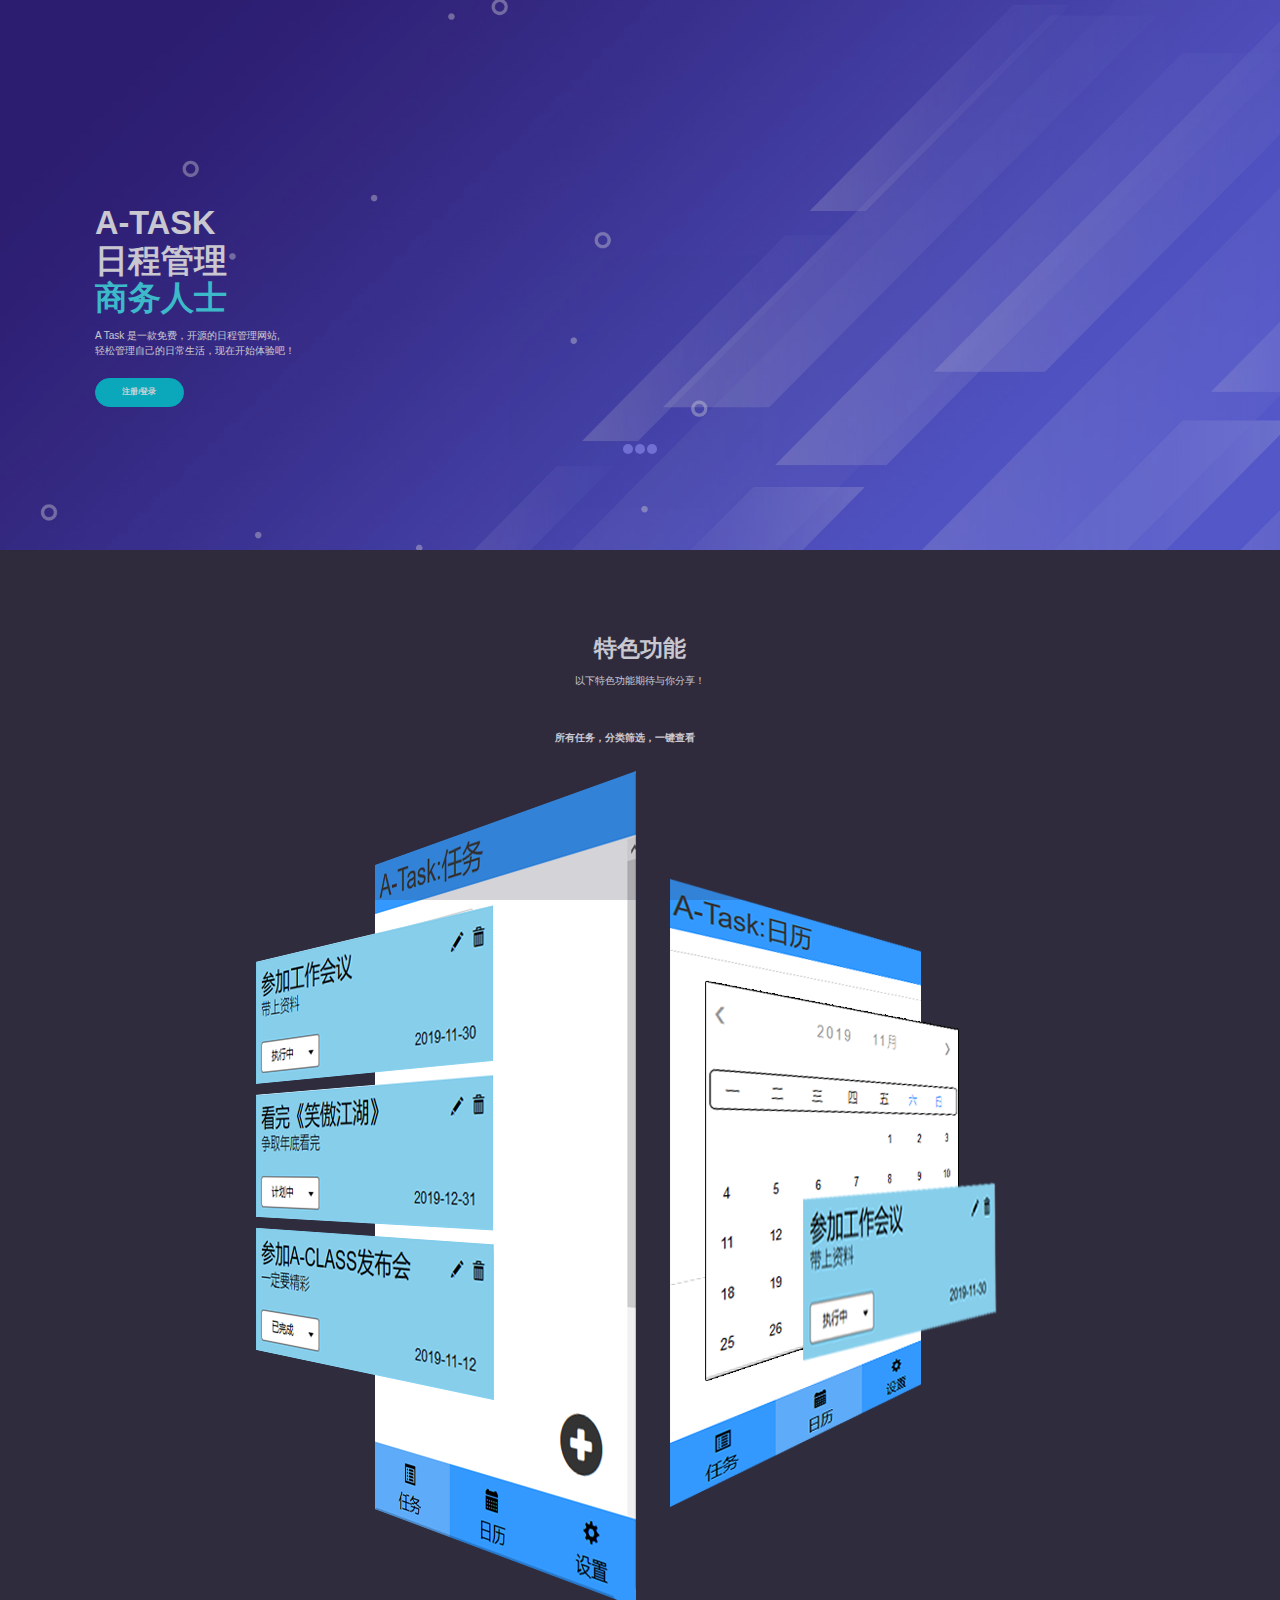
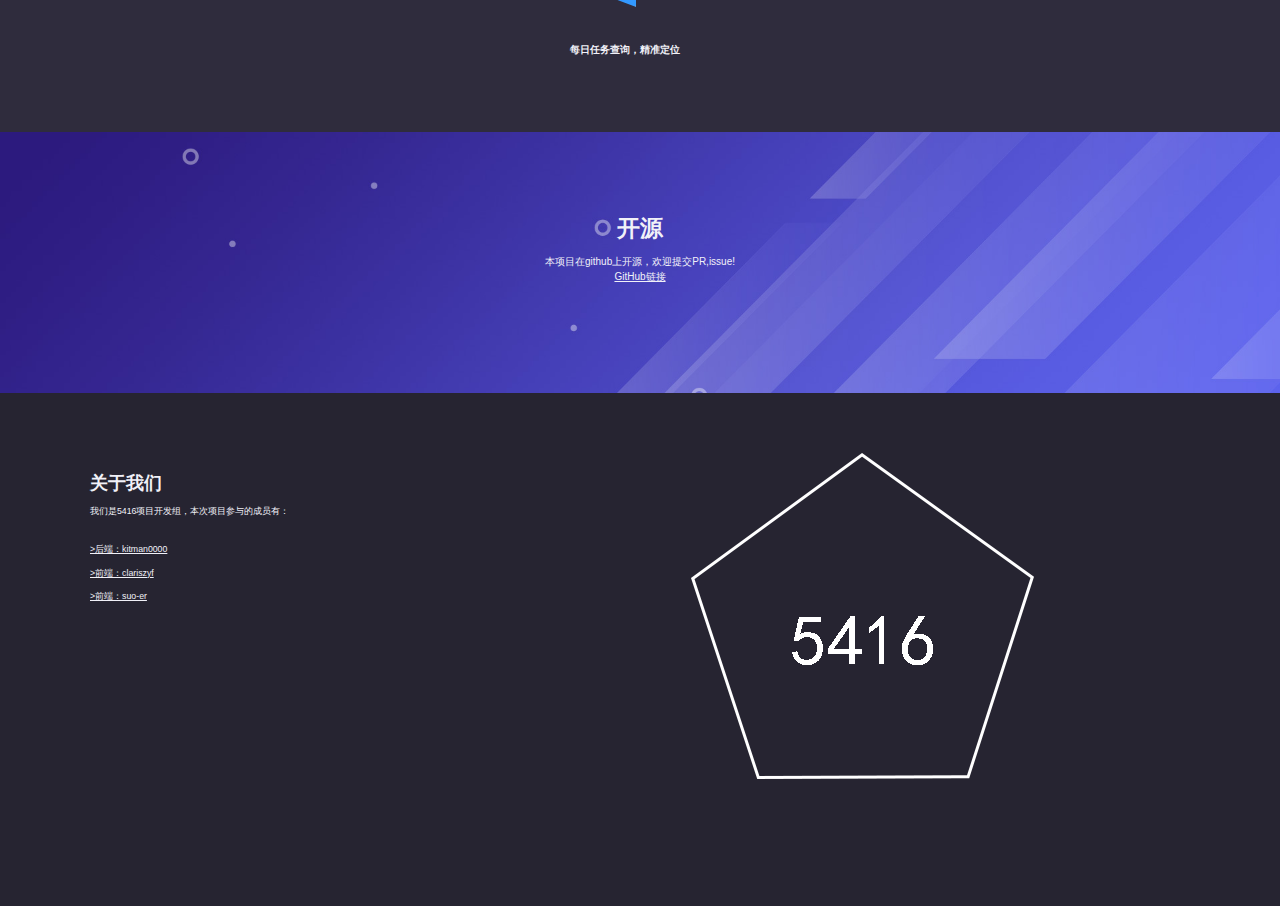
<file: ataskWeb/index.html>
<!DOCTYPE html>
<html lang="en">
<head>
<meta charset="utf-8">
		<meta name="viewport" content="width=device-width, initial-scale=1.0">

<!-- SEO Meta Tags -->
<meta name="description" content="">

<!-- Website Title -->
<title>A-Task</title>

<!-- Styles -->

<link href="css/bootstrap.css" rel="stylesheet">
<link href="css/fontawesome-all.css" rel="stylesheet">
<link href="css/swiper.css" rel="stylesheet">
<link href="css/magnific-popup.css" rel="stylesheet">
<link href="css/styles.css" rel="stylesheet">

<!-- Favicon  -->
<link rel="icon" href="images/favicon.png">
</head>
<body data-spy="scroll" data-target=".fixed-top">

<!-- Preloader -->
<div class="spinner-wrapper">
	<div class="spinner">
		<div class="bounce1"></div>
		<div class="bounce2"></div>
		<div class="bounce3"></div>
	</div>
</div>
<!-- end of preloader -->



<!-- Header -->
<header id="header" class="header">
	<div class="header-content">
		<div class="container">
			<div class="row">
				<div class="col-lg-6">
					<div class="text-container">
						<h1>A-TASK<br>日程管理</br> <span id="js-rotating">商务人士, 公司白领, 全职妈妈,校内学生</span></h1>
						<p class="p-large">A Task 是一款免费，开源的日程管理网站,</br>轻松管理自己的日常生活，现在开始体验吧！</p>
						<a class="btn-solid-lg page-scroll" href="login.html">注册/登录</a>
					</div>
				</div> <!-- end of col -->
			</div> <!-- end of row -->
		</div> <!-- end of container -->
	</div> <!-- end of header-content -->
</header> <!-- end of header -->
<!-- end of header -->


<!-- Features -->
<div id="features" class="tabs">
	<div class="container">
		<div class="row">
			<div class="col-lg-12">
				<h2>特色功能</h2>
				<div class="p-heading p-large">以下特色功能期待与你分享！</div>
			</div> <!-- end of col -->
		</div> <!-- end of row -->
		<div class="row" align="center" style="width: 100%;">
			<div class="col-lg-12">
				<h6>所有任务，分类筛选，一键查看</h5>
			</div>
			<img src="images/pic1.png" />
			<div class="col-lg-12">
				<h6>每日任务查询，精准定位</h5>
			</div>
			<img src="images/pic2.png" />
		</div> <!-- end of row --> 
	</div> <!-- end of container --> 
</div> <!-- end of tabs -->
<!-- end of features -->

<!-- Video -->
<div id="preview" class="basic-1">
	<div class="container">
		<div class="row">
			<div class="col-lg-12">
				<h2>开源</h2>
				<div class="p-heading p-large">
					本项目在github上开源，欢迎提交PR,issue!</br>
					<a href="#">GitHub链接</a>
				</div>
			</div> <!-- end of col -->
		</div> <!-- end of row -->
	</div> <!-- end of container -->
</div> <!-- end of basic-1 -->
<!-- end of video -->


<!-- Details 2 -->
<div class="basic-3">
	<div class="second">
		<div class="container">
			<div class="row">
				<div class="col-lg-6">
					<div class="text-container">
						<h3>关于我们</h3>
						<p>我们是5416项目开发组，本次项目参与的成员有：</p>
						</br>
						<p><a href="https://github.com/kitman0000" target="view_window">>后端：kitman0000</a></p>
						<p><a href="https://github.com/clariszyf" target="view_window">>前端：clariszyf</a></p>
						<p><a href="https://github.com/suo-er" target="view_window">>前端：suo-er</a></p>
					</div> <!-- end of text-container -->
				</div> <!-- end of col -->
				<div class="col-lg-6">
					<img class="img-fluid" src="images/LOGO.png" alt="alternative">
				</div> <!-- end of col -->
			</div> <!-- end of row -->
		</div> <!-- end of container -->
	</div> <!-- end of second -->
</div> <!-- end of basic-3 -->    
<!-- end of details 2 -->




	
<!-- Scripts -->
<script src="js/jquery.min.js"></script> <!-- jQuery for Bootstrap's JavaScript plugins -->
<script src="js/popper.min.js"></script> <!-- Popper tooltip library for Bootstrap -->
<script src="js/bootstrap.min.js"></script> <!-- Bootstrap framework -->
<script src="js/jquery.easing.min.js"></script> <!-- jQuery Easing for smooth scrolling between anchors -->
<script src="js/swiper.min.js"></script> <!-- Swiper for image and text sliders -->
<script src="js/jquery.magnific-popup.js"></script> <!-- Magnific Popup for lightboxes -->
<script src="js/morphext.min.js"></script> <!-- Morphtext rotating text in the header -->
<script src="js/validator.min.js"></script> <!-- Validator.js - Bootstrap plugin that validates forms -->
<script src="js/scripts.js"></script> <!-- Custom scripts -->
</body>
</html>
</file>
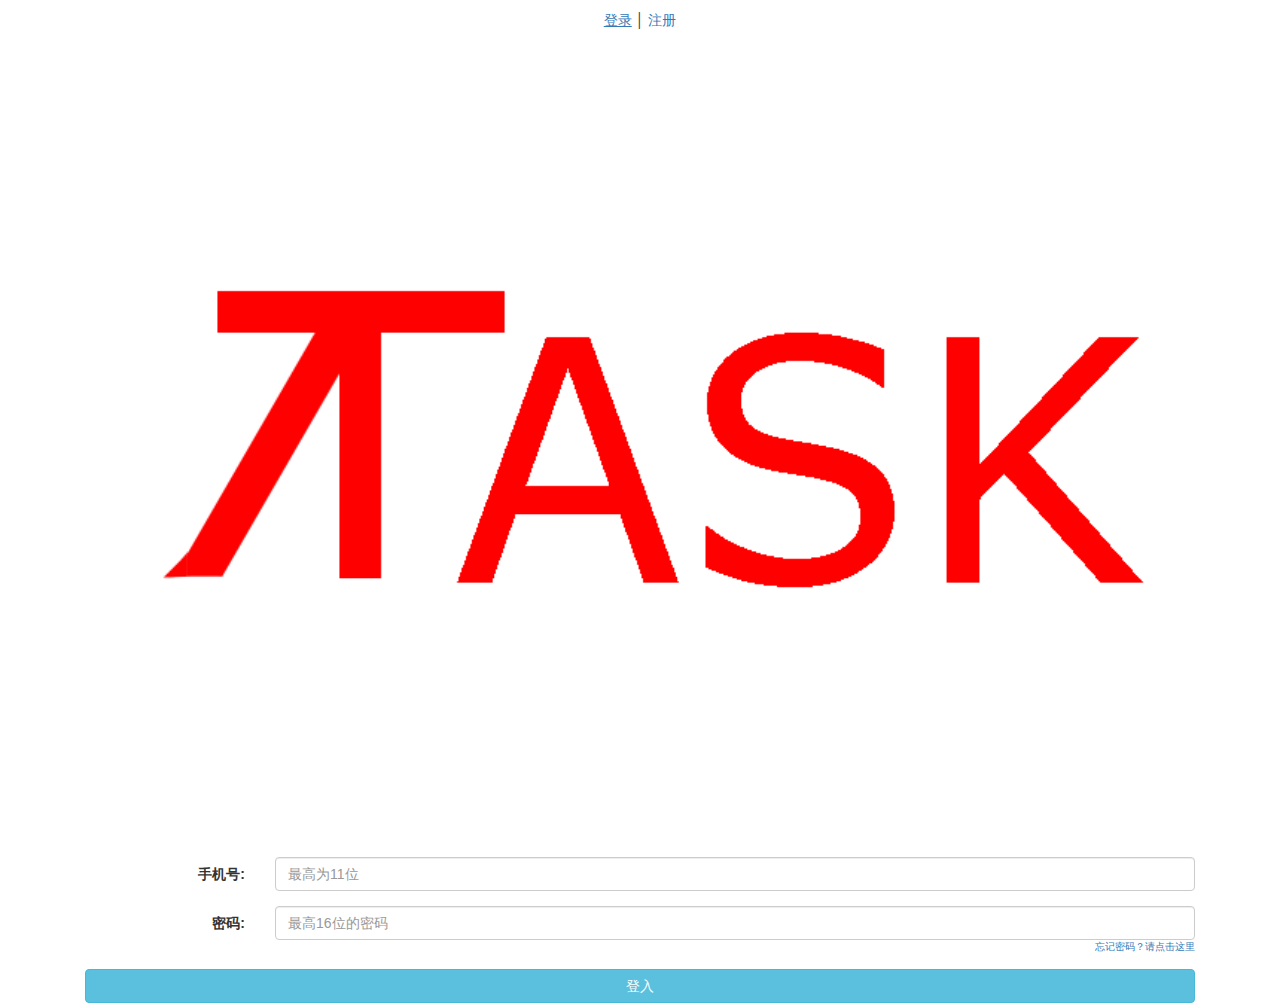
<file: ataskWeb/login.html>
<!DOCTYPE html>
<html>
	<head>
		<meta charset="utf-8" />
		<script src="js/vue.min.js"></script>
		<meta name="viewport" content="width=device-width, initial-scale=1.0">
		<script src="js/jquery-3.4.1.js"></script>
		<script src="js/bootstrap.js"></script>
		<script src="js/md5.js"></script>
		<script src="js/axios.min.js"></script>
		<link rel="stylesheet" href="css/MyCss.css" type="text/css"/>
		<link rel="stylesheet" href="css/bootstrap.css" type="text/css" />
		<title>登录</title>
	</head>
	<body>
		<div class="container">
			<div class="row clearfix">
				<div id='app' class="col-sm-12 column">
					<!--登录注册导航栏部分-->
					<div class="header_log_reg">
						<a href="login.html" class="a_PresentHtml">登录</a>
						<span>│</span>
						<a href="register.html">注册</a>
					</div>
					<!--界面logo-->
					<div>
						<img src="img/logo.png" class="img_css" />
					</div>
					<!--登录表单-->
					<div style="margin-top: 5px;">
						<div class="col-md-12 column">
							<form class="form-horizontal" role="form">
								<div class="form-group">
									<label class="col-sm-2 control-label formLabel">手机号:</label>
									<div class="col-sm-10">
										<input v-model="phoneNumber" class="form-control formInput" maxlength="11" placeholder="最高为11位"/>
									</div>
								</div>
								<div class="form-group">
									<label class="col-sm-2 control-label formLabel">密码:</label>
									<div class="col-sm-10">
										<input v-model="pwd" type="password" class="form-control formInput" maxlength="16" placeholder="最高16位的密码"/>
										<span style="color: red; font-size: 10px;">{{message}}</span>
										<a href="reset_password.html" style="font-size: 10px;float: right;"> 忘记密码？请点击这里</a>
									</div>
								</div>
							</form>
						</div>
					</div>
					<!--登录按钮-->
					<div class="col-md-12 column">
					<button type="button" class="btn btn-block btn-default btn-info" @click="dologin">登入</button>
					</div>
				</div>
			</div>
		</div>
	</body>
	<script>
		new Vue({
			el:'#app',
			data(){
				return{
					phoneNumber:"",
					pwd:"",
					message:""
				}
			},
			methods:{
				dologin(){
					var phone = this.phoneNumber;
					if(!phone){
						this.message='手机号码不可为空';
					}
					else if(!/^1[345678]\d{9}$/.test(phone)){
						this.message='请输入正确的手机号';
					}
					else{
						var pwdMd5 = md5(this.pwd);
										
						var params = new URLSearchParams();
										
						params.append("phoneNumber",phone);
						params.append("pwd",pwdMd5);
										
										
						axios
							.post("/user/login/",params)
							.then(res=>{
								var response=res.data;
								if(response=="LOGIN_FAILED"){
									this.message='手机号或密码错误';
								}
								else{
									localStorage.setItem("token", response);
									window.location.href="main_frame.html";
								}
							})
					}
				}
			},
		})
	</script>
	
</html>
</file>
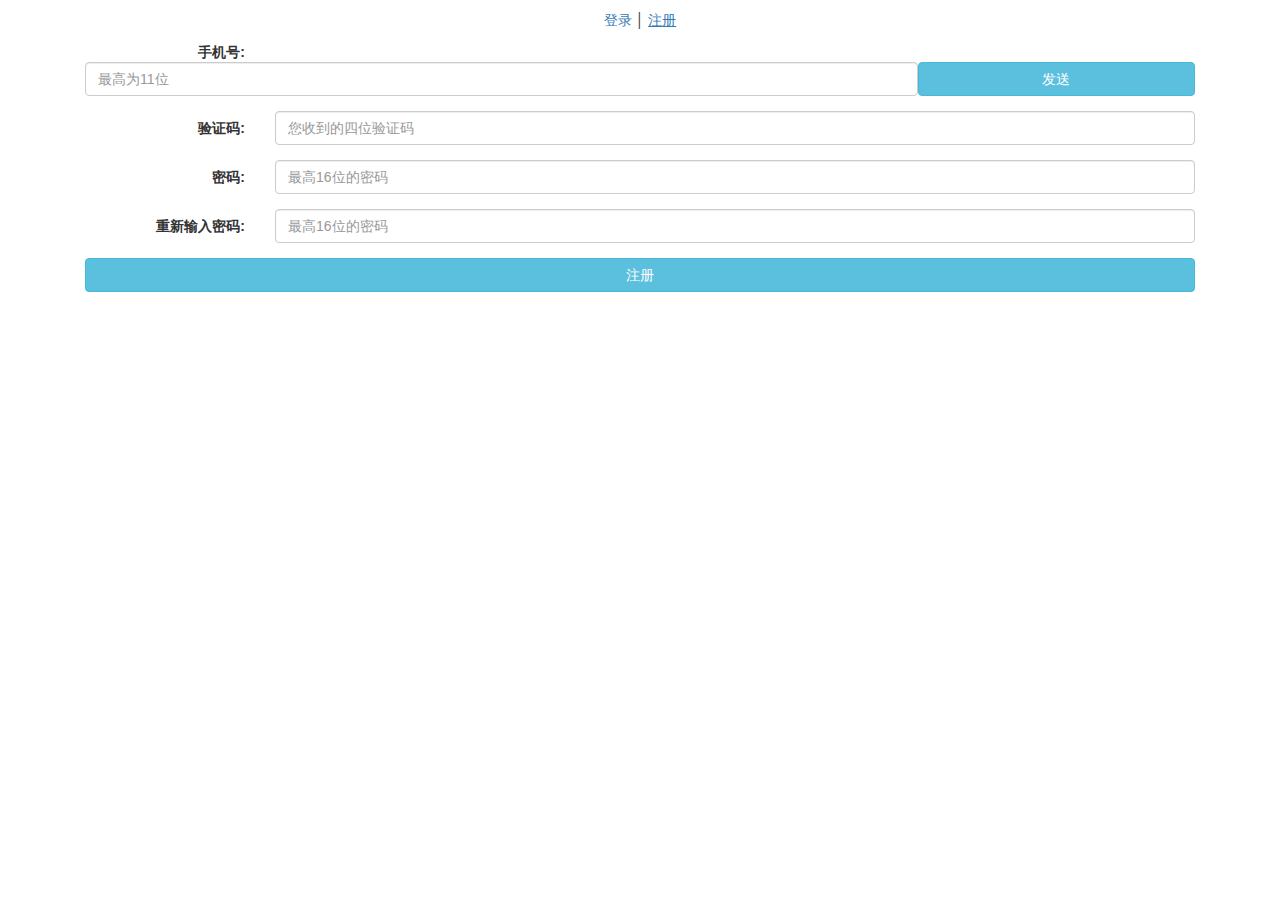
<file: ataskWeb/register.html>
<!DOCTYPE html>
<html>
	<head>
		<meta charset="utf-8" />
		<script src="js/vue.min.js"></script>
		<meta name="viewport" content="width=device-width, initial-scale=1.0">
		<script src="js/jquery-3.4.1.js"></script>
		<script src="js/bootstrap.js"></script>
		<script src="js/md5.js"></script>
		<script src="js/axios.min.js"></script>
		<link rel="stylesheet" href="css/MyCss.css" type="text/css"/>
		<link rel="stylesheet" href="css/bootstrap.css" type="text/css" />
		<title>注册</title>
	</head>
	<body>
		<div class="container">
			<div class="row clearfix">
				<div id='reg' class="col-sm-12 column">
					<!--登录注册导航栏部分-->
					<div class="header_log_reg">
						<a href="login.html" >登录</a>
						<span>│</span>
						<a href="register.html" class="a_PresentHtml ">注册</a>
					</div>
					<!--注册部分-->
					<div style="margin-top: 5px;">
						<div class="col-md-12 column">
							<form class="form-horizontal" role="form">
								<div class="form-group">
									<label for="phoneNumber" class="col-sm-2 control-label formLabel ">手机号:</label>
									<div class="col-sm-12">
										<input v-model="phoneNumber"  name="phoneNumber" type="text" class="form-control formInput" style="width: 75%;float: left;" maxlength="11" placeholder="最高为11位"/>
										<input v-bind:disabled="dis" v-model="btnTxt"  name="btnTxt" @click="sendCaptcha" type="button" class="btn btn-default btn-info btn_send btn_word" style="padding: 0px;" value="发送" />
									</div>
								</div>
								<div class="form-group">
									<label for="captcha" class="col-sm-2 control-label formLabel ">验证码:</label>
									<div class="col-sm-10">
										<input v-model="captcha" name="captcha" class="form-control formInput" maxlength="4" placeholder="您收到的四位验证码"/>
									</div>
								</div>
								<div class="form-group">
									<label for="pwd" class="col-sm-2 control-label formLabel ">密码:</label>
									<div class="col-sm-10">
										<input v-model="pwd" name="pwd" type="password" class="form-control formInput" maxlength="16" placeholder="最高16位的密码"/>
									</div>
								</div>
								<div class="form-group">
									<label for="pwdRe" class="col-sm-2 control-label formLabel ">重新输入密码:</label>
									<div class="col-sm-10">
										<input v-model="pwdRe" name="pwdRe" type="password" class="form-control formInput" maxlength="16" placeholder="最高16位的密码"/>
									</div>
								</div>
								<span style="color: red; font-size: 10px;">{{message}}</span>
							</form>
						</div>
					</div>
					<!--注册按钮-->
					<div class="col-md-12 column">
						<button @click="doregister" type="button" class="btn btn-block btn-default btn-info btn_word">注册</button>
					</div>
				</div>
			</div>
		</div>
	</body>

	<script>
		new Vue({
			el:'#reg',
			data(){
				return{
					phoneNumber:"",
					btnTxt:"发送",
					time:0,
					dis:false,
					pwd:"",
					pwdRe:"",
					captcha:"",
					message:""
				}
			},
			methods:{
				sendCaptcha(){
					var phone = this.phoneNumber;
					if(!phone){
						this.message='手机号码不可为空';
					}
					else if(!/^1[345678]\d{9}$/.test(phone)){
						this.message='请输入正确是手机号';
					}
					else{
						var params = new URLSearchParams();
						params.append("phoneNumber",phone);
						axios
							.post("/user/sendRegSMS",params)
							.then(res=>{
								var response = res.data;
								if(response=='SMS_SEND_FAILED'){
									this.message='手机号已被注册';
								}
								else if(response=='SMS_PLEASE_WAIT'){
									this.message='验证码已经发送，请稍后再试';
								}
								else{
									this.time = 60;
									var timer = setInterval(()=>{
										this.dis=true;
										this.time--;
										this.btnTxt=this.time+'s';
										if(this.time<=0){
											this.btnTxt='发送';
										}
									},1000);
								}
							})
					}
				},
				doregister(){
					if(this.pwd!=this.pwdRe){
						this.message='两次密码输入不同';
					}
					else{
						var phone = this.phoneNumber;
						if(!phone){
							this.message='手机号码不可为空';
						}
						else if(!/^1[345678]\d{9}$/.test(phone)){
							this.message='请输入正确是手机号';
						}
						else{
							var pwdMd5 = md5(this.pwd);
							var capt = this.captcha;
							
							var params = new URLSearchParams();
							params.append("phoneNumber",phone);
							params.append("pwd",pwdMd5);
							params.append("captcha",capt);
							axios
								.post('/user/register',params)
								.then(res=>{
									var response = res.data;
									if(response=='USER_HAS_EXIST'){
										this.message='手机号已被注册';
									}
									else if(response=='USER_REG_FAILED'){
										this.message='验证码错误';
									}
									else{
										localStorage.setItem("token", response);
										window.location.href="main_frame.html";
									}
								})
							
						}
					}
				}
			}
		})
	</script>
</html>
</file>
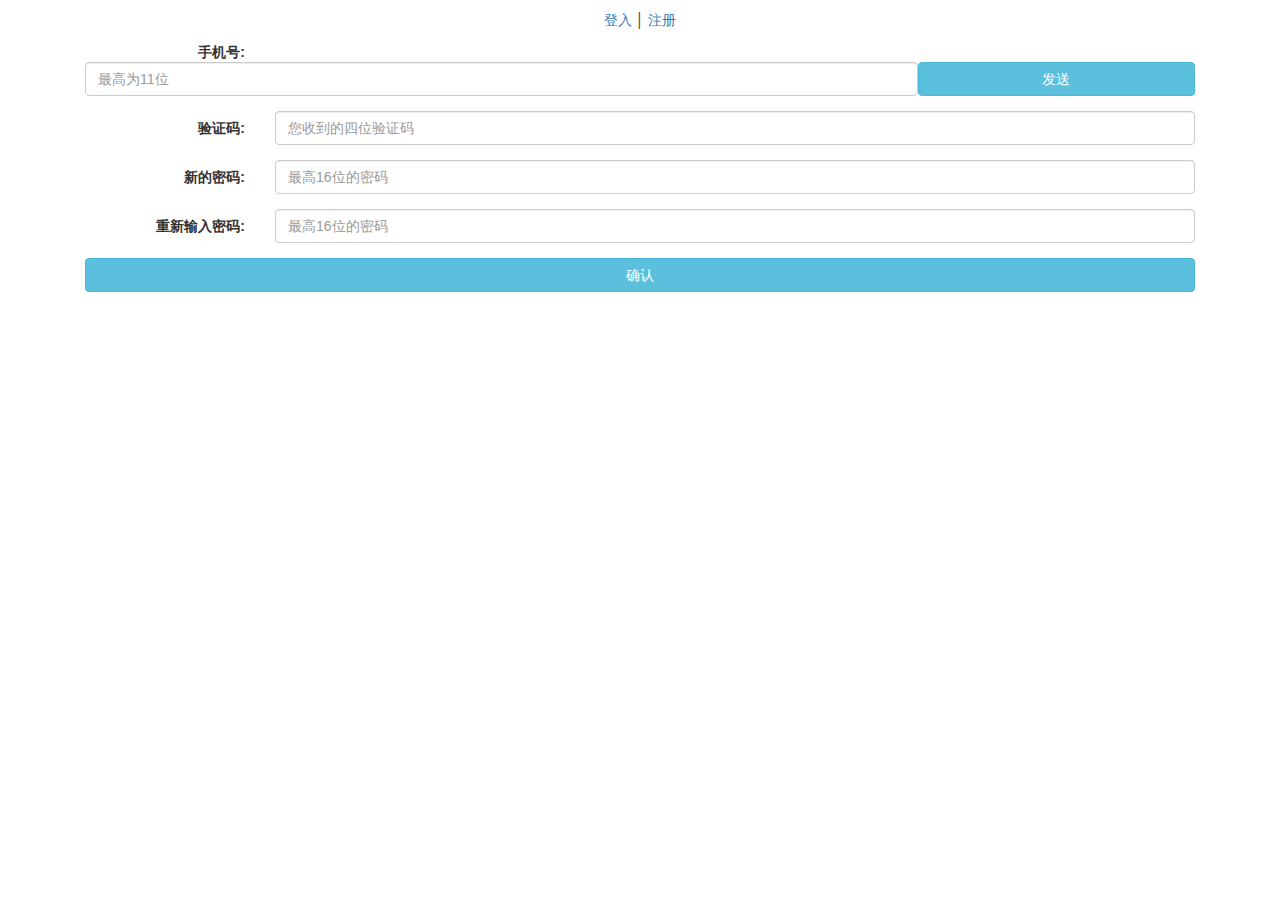
<file: ataskWeb/reset_password.html>
<!DOCTYPE html>
<html>
	<head>
		<meta charset="utf-8" />
		<script src="js/vue.min.js"></script>
		<meta name="viewport" content="width=device-width, initial-scale=1.0">
		<script src="js/jquery-3.4.1.js"></script>
		<script src="js/bootstrap.js"></script>
		<script src="js/md5.js"></script>
		<script src="js/axios.min.js"></script>
		<link rel="stylesheet" href="css/MyCss.css" type="text/css"/>
		<link rel="stylesheet" href="css/bootstrap.css" type="text/css" />
		<link rel="stylesheet" href="css/theme_pink.css" type="text/css"/>
		<title>忘记密码</title>
	</head>
	<body>
		<div class="container">
			<div class="row clearfix">
				<div id='rst' class="col-sm-12 column">
					<!--登录注册导航栏部分-->
					<div class="header_log_reg">
						<a href="login.html">登入</a>
						<span>│</span>
						<a href="register.html">注册</a>
					</div>
					<!--找回密码部分-->
					<div style="margin-top: 5px;">
						<div class="col-md-12 column">
							<form class="form-horizontal" role="form">
								<div class="form-group">
									<label for="phoneNumber" class="col-sm-2 control-label formLabel">手机号:</label>
									<div class="col-sm-12">
										<input v-model="phoneNumber"  name="phoneNumber" class="form-control formInput" style="width: 75%;float: left;" maxlength="11" placeholder="最高为11位"/>
										<input v-bind:disabled="dis" v-model="btnTxt"  name="btnTxt" @click="sendCaptcha" type="button" class="btn btn-default btn-info btn_send" style="padding: 0px;" value="发送"/>
									</div>
								</div>
								<div class="form-group">
									<label for="captcha" class="col-sm-2 control-label formLabel">验证码:</label>
									<div class="col-sm-10">
										<input v-model="captcha" name="captcha" class="form-control formInput" maxlength="4" placeholder="您收到的四位验证码"/>
									</div>
								</div>
								<div class="form-group">
									<label for="pwd" class="col-sm-2 control-label formLabel">新的密码:</label>
									<div class="col-sm-10">
										<input v-model="pwd" name="pwd" type="password" class="form-control formInput" maxlength="16" placeholder="最高16位的密码"/>
									</div>
								</div>
								<div class="form-group">
									<label for="pwdRe" class="col-sm-2 control-label formLabel">重新输入密码:</label>
									<div class="col-sm-10">
										<input v-model="pwdRe" name="pwdRe" type="password" class="form-control formInput" maxlength="16" placeholder="最高16位的密码"/>
									</div>
								</div>
								<span style="color: red; font-size: 10px;">{{message}}</span>
							</form>
						</div>
					</div>
					<!--确认按钮-->
					<div class="col-md-12 column">
						<button @click="resetPassword" type="button" class="btn btn-block btn-default btn-info">确认</button>
					</div>
				</div>
			</div>
		</div>
	</body>

	<script>
		new Vue({
			el:'#rst',
			data(){
				return{
					phoneNumber:"",
					btnTxt:"发送",
					time:0,
					dis:false,
					pwd:"",
					pwdRe:"",
					captcha:"",
					message:""
				}
			},
			methods:{
				sendCaptcha(){
					var phone = this.phoneNumber;
					if(!phone){
						this.message='手机号码不可为空';
					}
					else if(!/^1[345678]\d{9}$/.test(phone)){
						this.message='请输入正确是手机号';
					}
					else{
						var params = new URLSearchParams();
						params.append("phoneNumber",phone);
						axios
							.post("/user/sendForgetSMS",params)
							.then(res=>{
								var response = res.data;
								if(response=='SMS_PLEASE_WAIT'){
									this.message='验证码已经发送，请稍后再试';
								}
								else if(response=='SMS_SEND_FAILED'){
									this.message='号码不存在';
								}
								else{
									this.time = 60;
									var timer = setInterval(()=>{
										this.dis=true;
										this.time--;
										this.btnTxt=this.time+'s';
										if(this.time<=0){
											this.btnTxt='发送';
										}
									},1000);
								}
							})
					}
				},
				resetPassword(){
					if(this.pwd!=this.pwdRe){
						this.message='两次密码输入不同';
					}
					else{
						var phone = this.phoneNumber;
						if(!phone){
							this.message='手机号码不可为空';
						}
						else if(!/^1[345678]\d{9}$/.test(phone)){
							this.message='请输入正确是手机号';
						}
						else{
							var pwdMd5 = md5(this.pwd);
							var capt = this.captcha;
							
							var params = new URLSearchParams();
							params.append("phoneNumber",phone);
							params.append("pwd",pwdMd5);
							params.append("captcha",capt);
							axios
								.post('/user/resetPwd',params)
								.then(res=>{
									var response = res.data;
									if(response=='PWD_RESET_FAILED'){
										this.message='验证码错误';
									}
									else{
										window.location.href="main_frame.html";
									}
								})
							
						}
					}
				}
			}
		})
	</script>
</html>
</file>
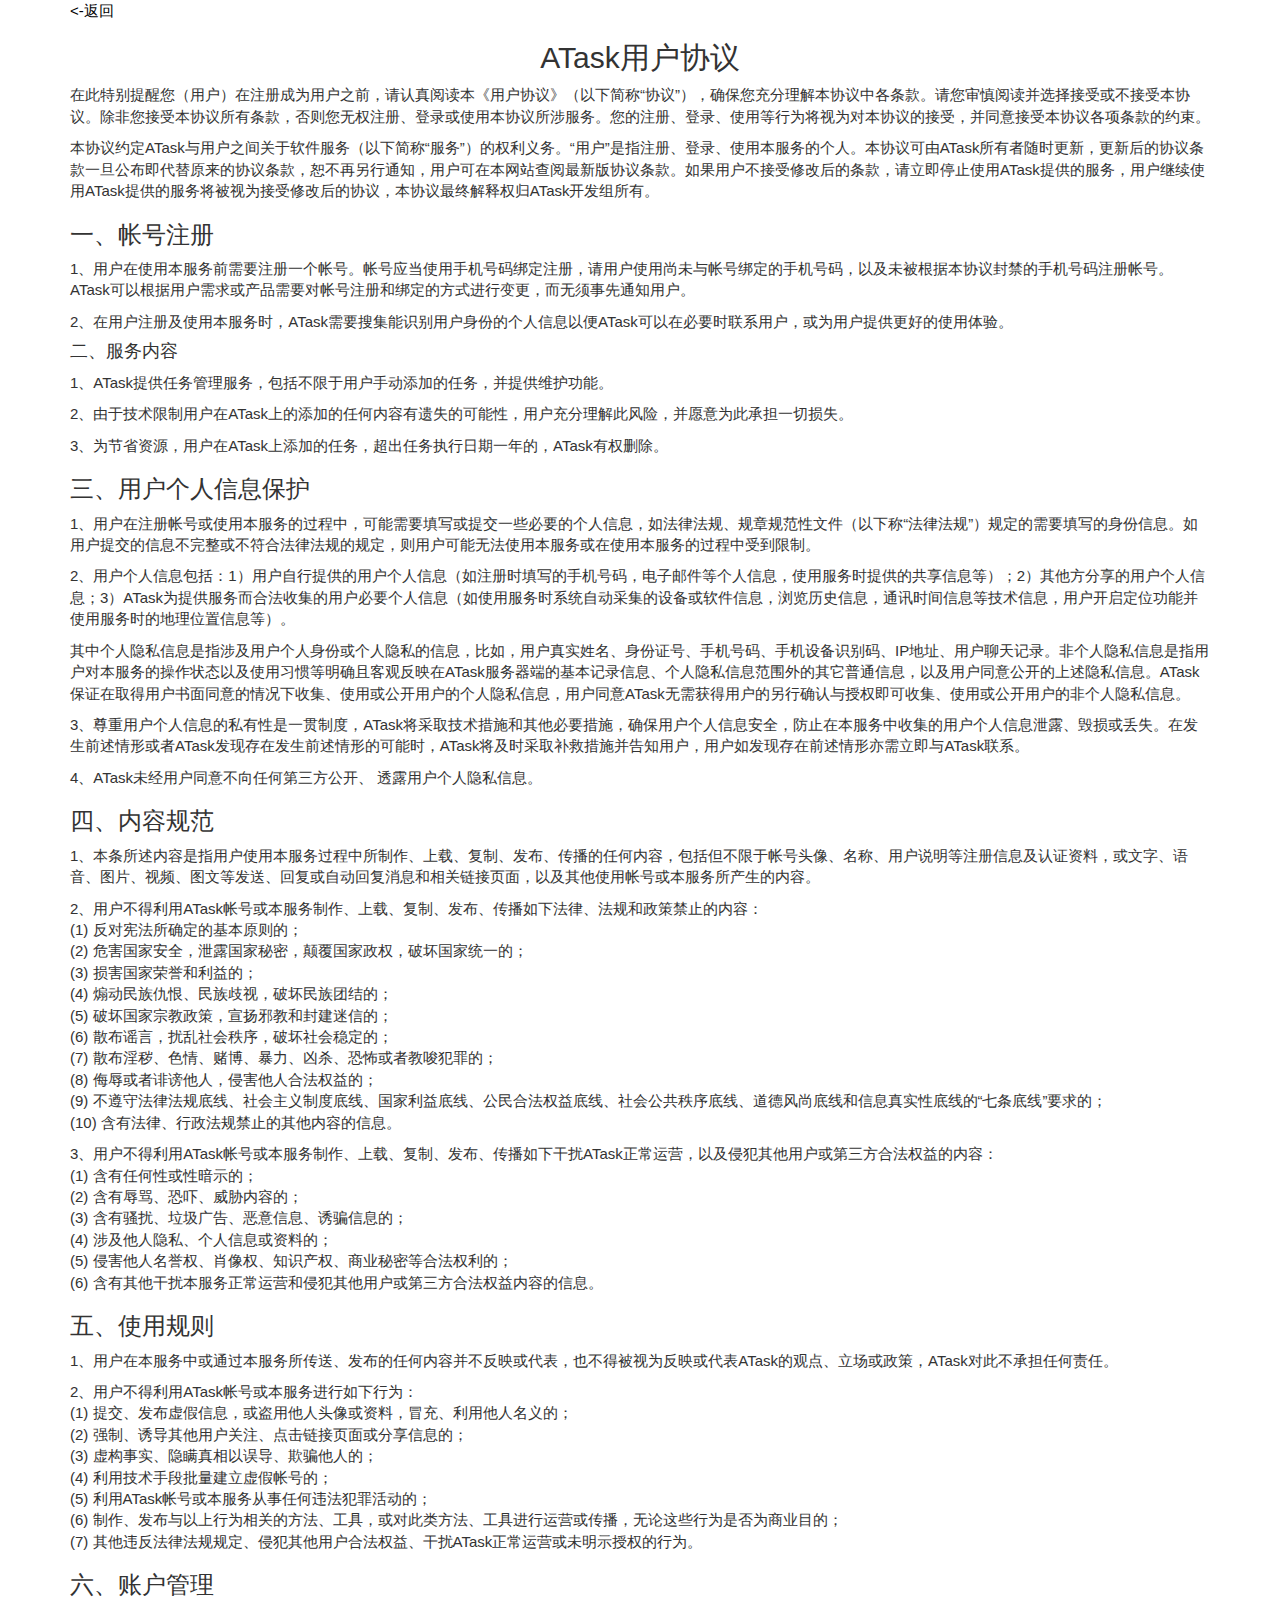
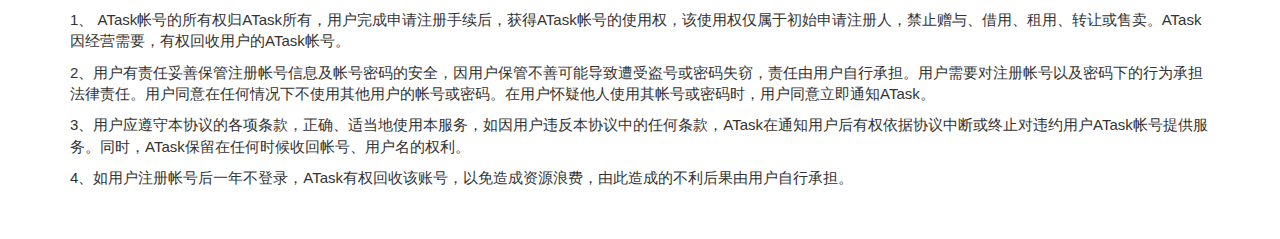
<file: ataskWeb/rules.html>
<!DOCTYPE html>

<head>
    <meta charset="utf-8">
    <title>用户协议</title>
    <meta name="description" content="">
    <meta name="viewport" content="width=device-width, initial-scale=1">
    <link rel="stylesheet" href="css/bootstrap.css" type="text/css" />
</head>

<body>
    <div class="container">
        <div class="row clearfix">
            <div class="col-md-12 column" style="font-size: 15px;">
                <a href="setting.html" style="color: black;"><-返回</a> 
					<h2 style="text-align: center;">
                        ATask用户协议
                        </h2>
                        <p>
                            在此特别提醒您（用户）在注册成为用户之前，请认真阅读本《用户协议》（以下简称“协议”），确保您充分理解本协议中各条款。请您审慎阅读并选择接受或不接受本协议。除非您接受本协议所有条款，否则您无权注册、登录或使用本协议所涉服务。您的注册、登录、使用等行为将视为对本协议的接受，并同意接受本协议各项条款的约束。
                        </p>
                        <p>
                            本协议约定ATask与用户之间关于软件服务（以下简称“服务”）的权利义务。“用户”是指注册、登录、使用本服务的个人。本协议可由ATask所有者随时更新，更新后的协议条款一旦公布即代替原来的协议条款，恕不再另行通知，用户可在本网站查阅最新版协议条款。如果用户不接受修改后的条款，请立即停止使用ATask提供的服务，用户继续使用ATask提供的服务将被视为接受修改后的协议，本协议最终解释权归ATask开发组所有。
                        </p>
                        <h3>
                            一、帐号注册
                        </h3>
                        <p>
                            1、用户在使用本服务前需要注册一个帐号。帐号应当使用手机号码绑定注册，请用户使用尚未与帐号绑定的手机号码，以及未被根据本协议封禁的手机号码注册帐号。ATask可以根据用户需求或产品需要对帐号注册和绑定的方式进行变更，而无须事先通知用户。
                        </p>
                        <p>
                            2、在用户注册及使用本服务时，ATask需要搜集能识别用户身份的个人信息以便ATask可以在必要时联系用户，或为用户提供更好的使用体验。
                        </p>
                        <h4>
                            二、服务内容
                        </h4>
                        <p>
                            1、ATask提供任务管理服务，包括不限于用户手动添加的任务，并提供维护功能。
                        </p>
                        <p>
                            2、由于技术限制用户在ATask上的添加的任何内容有遗失的可能性，用户充分理解此风险，并愿意为此承担一切损失。
                        </p>
                        <p>
                            3、为节省资源，用户在ATask上添加的任务，超出任务执行日期一年的，ATask有权删除。
                        </p>
                        <h3>
                            三、用户个人信息保护
                        </h3>
                        <p>
                            1、用户在注册帐号或使用本服务的过程中，可能需要填写或提交一些必要的个人信息，如法律法规、规章规范性文件（以下称“法律法规”）规定的需要填写的身份信息。如用户提交的信息不完整或不符合法律法规的规定，则用户可能无法使用本服务或在使用本服务的过程中受到限制。
                        </p>
                        <p>
                            2、用户个人信息包括：1）用户自行提供的用户个人信息（如注册时填写的手机号码，电子邮件等个人信息，使用服务时提供的共享信息等）；2）其他方分享的用户个人信息；3）ATask为提供服务而合法收集的用户必要个人信息（如使用服务时系统自动采集的设备或软件信息，浏览历史信息，通讯时间信息等技术信息，用户开启定位功能并使用服务时的地理位置信息等）。
                        </p>
                        <p>
                            其中个人隐私信息是指涉及用户个人身份或个人隐私的信息，比如，用户真实姓名、身份证号、手机号码、手机设备识别码、IP地址、用户聊天记录。非个人隐私信息是指用户对本服务的操作状态以及使用习惯等明确且客观反映在ATask服务器端的基本记录信息、个人隐私信息范围外的其它普通信息，以及用户同意公开的上述隐私信息。ATask保证在取得用户书面同意的情况下收集、使用或公开用户的个人隐私信息，用户同意ATask无需获得用户的另行确认与授权即可收集、使用或公开用户的非个人隐私信息。
                        </p>
                        <p>
                            3、尊重用户个人信息的私有性是一贯制度，ATask将采取技术措施和其他必要措施，确保用户个人信息安全，防止在本服务中收集的用户个人信息泄露、毁损或丢失。在发生前述情形或者ATask发现存在发生前述情形的可能时，ATask将及时采取补救措施并告知用户，用户如发现存在前述情形亦需立即与ATask联系。
                        </p>
                        <p>
                            4、ATask未经用户同意不向任何第三方公开、 透露用户个人隐私信息。
                        </p>
                        <h3>
                            四、内容规范
                        </h3>
                        <p>
                            1、本条所述内容是指用户使用本服务过程中所制作、上载、复制、发布、传播的任何内容，包括但不限于帐号头像、名称、用户说明等注册信息及认证资料，或文字、语音、图片、视频、图文等发送、回复或自动回复消息和相关链接页面，以及其他使用帐号或本服务所产生的内容。
                        </p>
                        <p>
                            2、用户不得利用ATask帐号或本服务制作、上载、复制、发布、传播如下法律、法规和政策禁止的内容：
                            <br />
                            (1) 反对宪法所确定的基本原则的；
                            <br />
                            (2) 危害国家安全，泄露国家秘密，颠覆国家政权，破坏国家统一的；
                            <br />
                            (3) 损害国家荣誉和利益的；
                            <br />
                            (4) 煽动民族仇恨、民族歧视，破坏民族团结的；
                            <br />
                            (5) 破坏国家宗教政策，宣扬邪教和封建迷信的；
                            <br />
                            (6) 散布谣言，扰乱社会秩序，破坏社会稳定的；
                            <br />
                            (7) 散布淫秽、色情、赌博、暴力、凶杀、恐怖或者教唆犯罪的；
                            <br />
                            (8) 侮辱或者诽谤他人，侵害他人合法权益的；
                            <br />
                            (9) 不遵守法律法规底线、社会主义制度底线、国家利益底线、公民合法权益底线、社会公共秩序底线、道德风尚底线和信息真实性底线的“七条底线”要求的；
                            <br />
                            (10) 含有法律、行政法规禁止的其他内容的信息。
                        </p>
                        <p>
                            3、用户不得利用ATask帐号或本服务制作、上载、复制、发布、传播如下干扰ATask正常运营，以及侵犯其他用户或第三方合法权益的内容：
                            <br />
                            (1) 含有任何性或性暗示的；
                            <br />
                            (2) 含有辱骂、恐吓、威胁内容的；
                            <br />
                            (3) 含有骚扰、垃圾广告、恶意信息、诱骗信息的；
                            <br />
                            (4) 涉及他人隐私、个人信息或资料的；
                            <br />
                            (5) 侵害他人名誉权、肖像权、知识产权、商业秘密等合法权利的；
                            <br />
                            (6) 含有其他干扰本服务正常运营和侵犯其他用户或第三方合法权益内容的信息。
                            <br />

                        </p>
                        <h3>
                            五、使用规则
                        </h3>
                        <p>
                            1、用户在本服务中或通过本服务所传送、发布的任何内容并不反映或代表，也不得被视为反映或代表ATask的观点、立场或政策，ATask对此不承担任何责任。
                        </p>
                        <p>
                            2、用户不得利用ATask帐号或本服务进行如下行为：
                            <br />
                            (1) 提交、发布虚假信息，或盗用他人头像或资料，冒充、利用他人名义的；
                            <br />
                            (2) 强制、诱导其他用户关注、点击链接页面或分享信息的；
                            <br />
                            (3) 虚构事实、隐瞒真相以误导、欺骗他人的；
                            <br />
                            (4) 利用技术手段批量建立虚假帐号的；
                            <br />
                            (5) 利用ATask帐号或本服务从事任何违法犯罪活动的；
                            <br />
                            (6) 制作、发布与以上行为相关的方法、工具，或对此类方法、工具进行运营或传播，无论这些行为是否为商业目的；
                            <br />
                            (7) 其他违反法律法规规定、侵犯其他用户合法权益、干扰ATask正常运营或未明示授权的行为。
                            <br />
                        </p>
                        <h3>
                            六、账户管理
                        </h3>
                        <p>
                            1、
                            ATask帐号的所有权归ATask所有，用户完成申请注册手续后，获得ATask帐号的使用权，该使用权仅属于初始申请注册人，禁止赠与、借用、租用、转让或售卖。ATask因经营需要，有权回收用户的ATask帐号。
                        </p>
                        <p>
                            2、用户有责任妥善保管注册帐号信息及帐号密码的安全，因用户保管不善可能导致遭受盗号或密码失窃，责任由用户自行承担。用户需要对注册帐号以及密码下的行为承担法律责任。用户同意在任何情况下不使用其他用户的帐号或密码。在用户怀疑他人使用其帐号或密码时，用户同意立即通知ATask。
                        </p>
                        <p>
                            3、用户应遵守本协议的各项条款，正确、适当地使用本服务，如因用户违反本协议中的任何条款，ATask在通知用户后有权依据协议中断或终止对违约用户ATask帐号提供服务。同时，ATask保留在任何时候收回帐号、用户名的权利。
                        </p>
                        <p>
                            4、如用户注册帐号后一年不登录，ATask有权回收该账号，以免造成资源浪费，由此造成的不利后果由用户自行承担。
                        </p>
						<p style="margin-top: 50px;"> </p>
            </div>
        </div>
    </div>
</body>

</html>
</file>
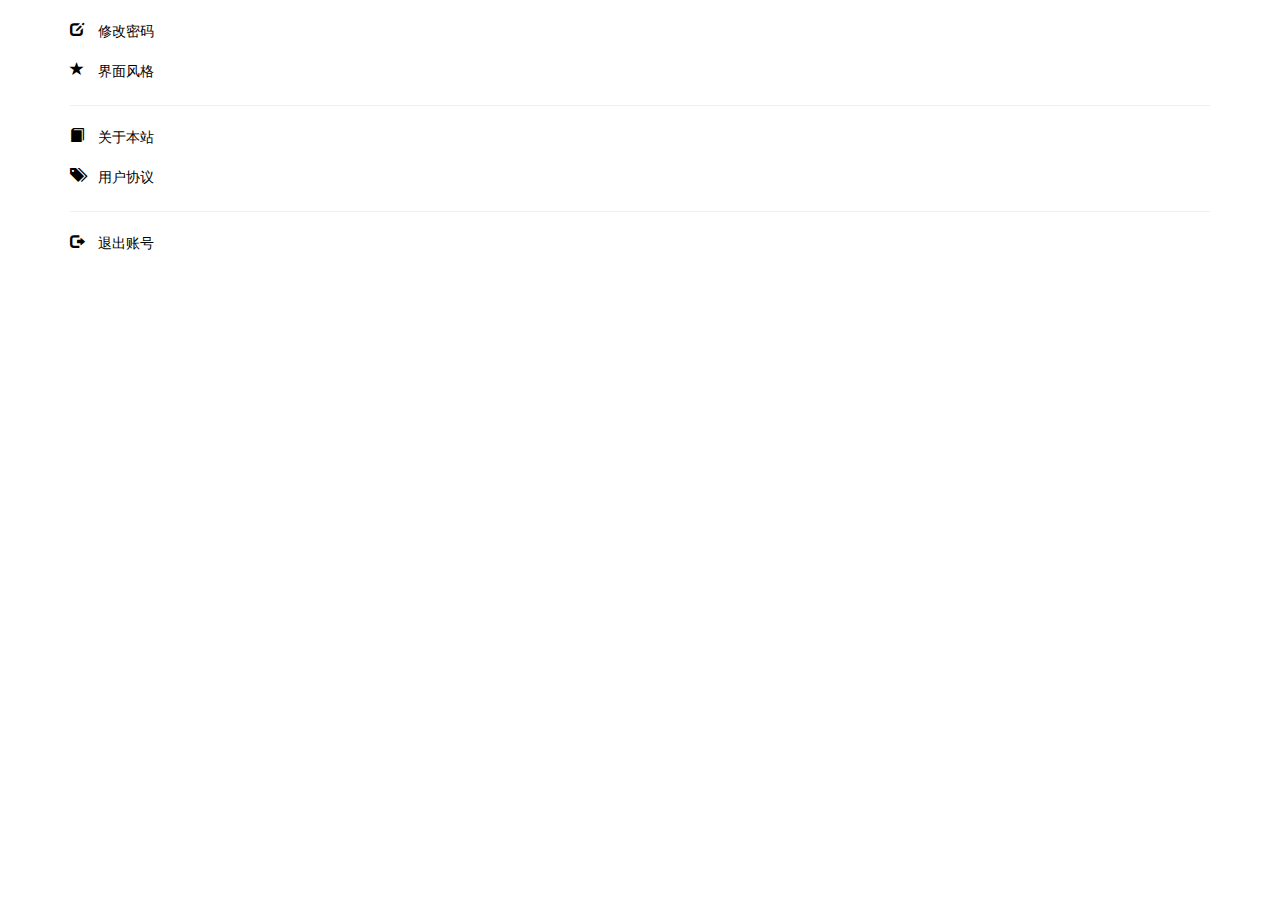
<file: ataskWeb/setting.html>
<!DOCTYPE html>
<html>
	<head>
		<meta name="viewport" content="width=device-width, initial-scale=1.0">
		<script src="js/vue.min.js"></script>
		<script src="js/jquery-3.4.1.js"></script>
		<script src="js/bootstrap.js"></script>
		<link rel="stylesheet" href="css/MyCss.css" type="text/css"/>
		<link rel="stylesheet" href="css/bootstrap.css" type="text/css" />
		<link id="cssLink" rel="stylesheet" href="css/theme_pink.css" type="text/css"/>
		<script src="js/global.js"></script>
		<title>设置界面</title>
	</head>
	<body>
		<div id="app" class="container">
			<div class="row clearfix">
				<div class="col-md-12 column">
					<ul class="list-unstyled">
						</br>
						<li @click="changePwd" class="glyphicon glyphicon-edit ">
							修改密码
						</li>
						</br>
						</br>
						<li @click="changeStyle" class="glyphicon glyphicon-star ">
							界面风格
						</li>
						</br>
						</br>
						<hr style="margin-top: 5px;"/>
						<li class="glyphicon glyphicon-book ">
							关于本站
						</li>
						</br>
						</br>
						<li @click="rule" class="glyphicon glyphicon-tags ">
							用户协议
						</li>
						</br>
						</br>
						<hr style="margin-top: 5px;"/>
						<li @click="logOut" class="glyphicon glyphicon-log-out">
							退出账号
						</li>
					</ul>
				</div>
			</div>
		</div>
	</body>
	<script>
		new Vue({
			el:"#app",
			created() {
				checkToken();
				getTheme();
			},
			methods:{
				changePwd(){
					window.location.href="change_password.html";
				},
				changeStyle(){
					window.location.href="change_theme.html";
				},
				logOut(){
					localStorage.setItem("token", null);
					parent.window.logout();
				},
				rule(){
					window.location.href="rules.html";
				}
			}
		})
	</script>
</html>
</file>
<file: ataskWeb/css/styles.css>
/******************************/
/*     01. General Styles     */
/******************************/
body,
html {
    width: 100%;
	height: 100%;
}

body, p {
	color: #f1f1f8; 
	font: 400 0.875rem/1.375rem "Open Sans", sans-serif;
}

.p-large {
	color: #f1f1f8;
	font: 400 1rem/1.5rem "Open Sans", sans-serif;
}

.p-small {
	color: #f1f1f8;
	font: 400 0.75rem/1.25rem "Open Sans", sans-serif;
}

.p-heading {
	margin-bottom: 3.75rem;
	text-align: center;
}

.li-space-lg li {
	margin-bottom: 0.375rem;
}

.indent {
	padding-left: 1.25rem;
}

h1 {
	color: #f1f1f8;
	font: 700 2.5rem/2.875rem "Montserrat", sans-serif;
}

h2 {
	color: #f1f1f8;
	font: 700 2.25rem/2.75rem "Montserrat", sans-serif;
}

h3 {
	color: #f1f1f8;
	font: 700 1.75rem/2.125rem "Montserrat", sans-serif;
}

h4 {
	color: #f1f1f8;
	font: 700 1.375rem/1.75rem "Montserrat", sans-serif;
}

h5 {
	color: #f1f1f8;
	font: 700 1.125rem/1.625rem "Montserrat", sans-serif;
}

h6 {
	color: #f1f1f8;
	font: 700 1rem/1.5rem "Montserrat", sans-serif;
}

a {
	color: #f1f1f8;
	text-decoration: underline;
}

a:hover {
	color: #f1f1f8;
	text-decoration: underline;
}

a.turquoise {
	color: #00c9db;
}

a.white {
	color: #fff;
}
.tlinks{text-indent:-9999px;height:0;line-height:0;font-size:0;overflow:hidden;}
.testimonial-text {
	font: italic 400 1rem/1.5rem "Open Sans", sans-serif;
}

.testimonial-author {
	font: 700 1rem/1.5rem "Montserrat", sans-serif;
}

.btn-solid-reg {
	display: inline-block;
	padding: 1.1875rem 2.125rem 1.1875rem 2.125rem;
	border: 0.125rem solid #00c9db;
	border-radius: 2rem;
	background-color: #00c9db;
	color: #fff;
	font: 700 0.75rem/0 "Montserrat", sans-serif;
	text-decoration: none;
	transition: all 0.2s ease;
}

.btn-solid-reg:hover {
	background-color: transparent;
	color: #00c9db;
	text-decoration: none;
}

.btn-solid-lg {
	display: inline-block;
	padding: 1.375rem 2.625rem 1.375rem 2.625rem;
	border: 0.125rem solid #00c9db;
	border-radius: 2rem;
	background-color: #00c9db;
	color: #fff;
	font: 700 0.75rem/0 "Montserrat", sans-serif;
	text-decoration: none;
	transition: all 0.2s ease;
}

.btn-solid-lg:hover {
	background-color: transparent;
	color: #00c9db;
	text-decoration: none;
}

.btn-solid-lg .fab {
	margin-right: 0.5rem;
	font-size: 1.25rem;
	line-height: 0;
	vertical-align: top;
}

.btn-solid-lg .fab.fa-google-play {
	font-size: 1rem;
}

.btn-outline-reg {
	display: inline-block;
	padding: 1.1875rem 2.125rem 1.1875rem 2.125rem;
	border: 0.125rem solid #00c9db;
	border-radius: 2rem;
	background-color: transparent;
	color: #00c9db;
	font: 700 0.75rem/0 "Montserrat", sans-serif;
	text-decoration: none;
	transition: all 0.2s ease;
}

.btn-outline-reg:hover {
	background-color: #00c9db;
	color: #fff;
	text-decoration: none;
}

.btn-outline-lg {
	display: inline-block;
	padding: 1.375rem 2.625rem 1.375rem 2.625rem;
	border: 0.125rem solid #00c9db;
	border-radius: 2rem;
	background-color: transparent;
	color: #00c9db;
	font: 700 0.75rem/0 "Montserrat", sans-serif;
	text-decoration: none;
	transition: all 0.2s ease;
}

.btn-outline-lg:hover {
	background-color: #00c9db;
	color: #fff;
	text-decoration: none;
}

.btn-outline-sm {
	display: inline-block;
	padding: 1rem 1.625rem 0.875rem 1.625rem;
	border: 0.125rem solid #00c9db;
	border-radius: 2rem;
	background-color: transparent;
	color: #00c9db;
	font: 700 0.625rem/0 "Montserrat", sans-serif;
	text-decoration: none;
	transition: all 0.2s ease;
}

.btn-outline-sm:hover {
	background-color: #00c9db;
	color: #fff;
	text-decoration: none;
}

.form-group {
	position: relative;
	margin-bottom: 1.25rem;
}

.form-group.has-error.has-danger {
	margin-bottom: 0.625rem;
}

.form-group.has-error.has-danger .help-block.with-errors ul {
	margin-top: 0.375rem;
}

.label-control {
	position: absolute;
	top: 0.87rem;
	left: 1.375rem;
	color: #f1f1f8;
	opacity: 1;
	font: 400 0.875rem/1.375rem "Open Sans", sans-serif;
	cursor: text;
	transition: all 0.2s ease;
}

/* IE10+ hack to solve lower label text position compared to the rest of the browsers */
@media screen and (-ms-high-contrast: active), screen and (-ms-high-contrast: none) {  
	.label-control {
		top: 0.9375rem;
	}
}

.form-control-input:focus + .label-control,
.form-control-input.notEmpty + .label-control,
.form-control-textarea:focus + .label-control,
.form-control-textarea.notEmpty + .label-control {
	top: 0.125rem;
	opacity: 1;
	font-size: 0.75rem;
	font-weight: 700;
}

.form-control-input,
.form-control-select {
	display: block; /* needed for proper display of the label in Firefox, IE, Edge */
	width: 100%;
	padding-top: 1.0625rem;
	padding-bottom: 0.0625rem;
	padding-left: 1.3125rem;
	border: 1px solid #9791ae;
	border-radius: 0.25rem;
	background-color: #413d52;
	color: #f1f1f8;
	font: 400 0.875rem/1.875rem "Open Sans", sans-serif;
	transition: all 0.2s ease;
	-webkit-appearance: none; /* removes inner shadow on form inputs on ios safari */
}

.form-control-select {
	padding-top: 0.5rem;
	padding-bottom: 0.5rem;
	height: 3rem;
}

/* IE10+ hack to solve lower label text position compared to the rest of the browsers */
@media screen and (-ms-high-contrast: active), screen and (-ms-high-contrast: none) {  
	.form-control-input {
		padding-top: 1.25rem;
		padding-bottom: 0.75rem;
		line-height: 1.75rem;
	}

	.form-control-select {
		padding-top: 0.875rem;
		padding-bottom: 0.75rem;
		height: 3.125rem;
		line-height: 2.125rem;
	}
}

select {
    /* you should keep these first rules in place to maintain cross-browser behavior */
    -webkit-appearance: none;
	-moz-appearance: none;
	-ms-appearance: none;
    -o-appearance: none;
    appearance: none;
    background-image: url('../images/down-arrow.png');
    background-position: 96% 50%;
    background-repeat: no-repeat;
    outline: none;
}

select::-ms-expand {
    display: none; /* removes the ugly default down arrow on select form field in IE11 */
}

.form-control-textarea {
	display: block; /* used to eliminate a bottom gap difference between Chrome and IE/FF */
	width: 100%;
	height: 8rem; /* used instead of html rows to normalize height between Chrome and IE/FF */
	padding-top: 1.25rem;
	padding-left: 1.3125rem;
	border: 1px solid #9791ae;
	border-radius: 0.25rem;
	background-color: #413d52;
	color: #f1f1f8;
	font: 400 0.875rem/1.75rem "Open Sans", sans-serif;
	transition: all 0.2s ease;
}

.form-control-input:focus,
.form-control-select:focus,
.form-control-textarea:focus {
	border: 1px solid #f1f1f8;
	outline: none; /* Removes blue border on focus */
}

.form-control-input:hover,
.form-control-select:hover,
.form-control-textarea:hover {
	border: 1px solid #f1f1f8;
}

.checkbox {
	font: 400 0.75rem/1.25rem "Open Sans", sans-serif;
}

input[type='checkbox'] {
	vertical-align: -15%;
	margin-right: 0.375rem;
}

/* IE10+ hack to raise checkbox field position compared to the rest of the browsers */
@media screen and (-ms-high-contrast: active), screen and (-ms-high-contrast: none) {  
	input[type='checkbox'] {
		vertical-align: -9%;
	}
}

.form-control-submit-button {
	display: inline-block;
	width: 100%;
	height: 3.125rem;
	border: 1px solid #00c9db;
	border-radius: 1.5rem;
	background-color: #00c9db;
	color: #fff;
	font: 700 0.75rem/1.75rem "Montserrat", sans-serif;
	cursor: pointer;
	transition: all 0.2s ease;
}

.form-control-submit-button:hover {
	background-color: transparent;
	color: #00c9db;
}

/* Form Success And Error Message Formatting */
#cmsgSubmit.h3.text-center.tada.animated,
#pmsgSubmit.h3.text-center.tada.animated,
#cmsgSubmit.h3.text-center,
#pmsgSubmit.h3.text-center {
	display: block;
	margin-bottom: 0;
	color: #f1f1f8;
	font: 400 1.125rem/1rem "Open Sans", sans-serif;
}

.help-block.with-errors .list-unstyled {
	color: #f1f1f8;
	font-size: 0.75rem;
	line-height: 1.125rem;
	text-align: left;
}

.help-block.with-errors ul {
	margin-bottom: 0;
}
/* end of form success and error message formatting */

/* Form Success And Error Message Animation - Animate.css */
@-webkit-keyframes tada {
	from {
		-webkit-transform: scale3d(1, 1, 1);
		-ms-transform: scale3d(1, 1, 1);
		transform: scale3d(1, 1, 1);
	}
	10%, 20% {
		-webkit-transform: scale3d(.9, .9, .9) rotate3d(0, 0, 1, -3deg);
		-ms-transform: scale3d(.9, .9, .9) rotate3d(0, 0, 1, -3deg);
		transform: scale3d(.9, .9, .9) rotate3d(0, 0, 1, -3deg);
	}
	30%, 50%, 70%, 90% {
		-webkit-transform: scale3d(1.1, 1.1, 1.1) rotate3d(0, 0, 1, 3deg);
		-ms-transform: scale3d(1.1, 1.1, 1.1) rotate3d(0, 0, 1, 3deg);
		transform: scale3d(1.1, 1.1, 1.1) rotate3d(0, 0, 1, 3deg);
	}
	40%, 60%, 80% {
		-webkit-transform: scale3d(1.1, 1.1, 1.1) rotate3d(0, 0, 1, -3deg);
		-ms-transform: scale3d(1.1, 1.1, 1.1) rotate3d(0, 0, 1, -3deg);
		transform: scale3d(1.1, 1.1, 1.1) rotate3d(0, 0, 1, -3deg);
	}
	to {
		-webkit-transform: scale3d(1, 1, 1);
		-ms-transform: scale3d(1, 1, 1);
		transform: scale3d(1, 1, 1);
	}
}

@keyframes tada {
	from {
		-webkit-transform: scale3d(1, 1, 1);
		-ms-transform: scale3d(1, 1, 1);
		transform: scale3d(1, 1, 1);
	}
	10%, 20% {
		-webkit-transform: scale3d(.9, .9, .9) rotate3d(0, 0, 1, -3deg);
		-ms-transform: scale3d(.9, .9, .9) rotate3d(0, 0, 1, -3deg);
		transform: scale3d(.9, .9, .9) rotate3d(0, 0, 1, -3deg);
	}
	30%, 50%, 70%, 90% {
		-webkit-transform: scale3d(1.1, 1.1, 1.1) rotate3d(0, 0, 1, 3deg);
		-ms-transform: scale3d(1.1, 1.1, 1.1) rotate3d(0, 0, 1, 3deg);
		transform: scale3d(1.1, 1.1, 1.1) rotate3d(0, 0, 1, 3deg);
	}
	40%, 60%, 80% {
		-webkit-transform: scale3d(1.1, 1.1, 1.1) rotate3d(0, 0, 1, -3deg);
		-ms-transform: scale3d(1.1, 1.1, 1.1) rotate3d(0, 0, 1, -3deg);
		transform: scale3d(1.1, 1.1, 1.1) rotate3d(0, 0, 1, -3deg);
	}
	to {
		-webkit-transform: scale3d(1, 1, 1);
		-ms-transform: scale3d(1, 1, 1);
		transform: scale3d(1, 1, 1);
	}
}

.tada {
	-webkit-animation-name: tada;
	animation-name: tada;
}

.animated {
	-webkit-animation-duration: 1s;
	animation-duration: 1s;
	-webkit-animation-fill-mode: both;
	animation-fill-mode: both;
}
/* end of form success and error message animation - Animate.css */

/* Fade-move Animation For Lightbox - Magnific Popup */
/* at start */
.my-mfp-slide-bottom .zoom-anim-dialog {
	opacity: 0;
	transition: all 0.2s ease-out;
	-webkit-transform: translateY(-1.25rem) perspective(37.5rem) rotateX(10deg);
	-ms-transform: translateY(-1.25rem) perspective(37.5rem) rotateX(10deg);
	transform: translateY(-1.25rem) perspective(37.5rem) rotateX(10deg);
}

/* animate in */
.my-mfp-slide-bottom.mfp-ready .zoom-anim-dialog {
	opacity: 1;
	-webkit-transform: translateY(0) perspective(37.5rem) rotateX(0); 
	-ms-transform: translateY(0) perspective(37.5rem) rotateX(0); 
	transform: translateY(0) perspective(37.5rem) rotateX(0); 
}

/* animate out */
.my-mfp-slide-bottom.mfp-removing .zoom-anim-dialog {
	opacity: 0;
	-webkit-transform: translateY(-0.625rem) perspective(37.5rem) rotateX(10deg); 
	-ms-transform: translateY(-0.625rem) perspective(37.5rem) rotateX(10deg); 
	transform: translateY(-0.625rem) perspective(37.5rem) rotateX(10deg); 
}

/* dark overlay, start state */
.my-mfp-slide-bottom.mfp-bg {
	opacity: 0;
	transition: opacity 0.2s ease-out;
}

/* animate in */
.my-mfp-slide-bottom.mfp-ready.mfp-bg {
	opacity: 0.8;
}
/* animate out */
.my-mfp-slide-bottom.mfp-removing.mfp-bg {
	opacity: 0;
}
/* end of fade-move animation for lightbox - magnific popup */

/* Fade Animation For Image Slider - Magnific Popup */
@-webkit-keyframes fadeIn {
	from {
		opacity: 0;
	}
	to {
		opacity: 1;
	}
}

@keyframes fadeIn {
	from {
		opacity: 0;
	}
	to {
		opacity: 1;
	}
}

.fadeIn {
	-webkit-animation: fadeIn 0.6s;
	animation: fadeIn 0.6s;
}

@-webkit-keyframes fadeOut {
	from {
		opacity: 1;
	}
	to {
		opacity: 0;
	}
}

@keyframes fadeOut {
	from {
		opacity: 1;
	}
	to {
		opacity: 0;
	}
}

.fadeOut {
	-webkit-animation: fadeOut 0.8s;
	animation: fadeOut 0.8s;
}
/* end of fade animation for image slider - magnific popup */


/*************************/
/*     02. Preloader     */
/*************************/
.spinner-wrapper {
	position: fixed;
	z-index: 999999;
	top: 0;
	right: 0;
	bottom: 0;
	left: 0;
	background: #2f2c3d;
}

.spinner {
	position: absolute;
	top: 50%; /* centers the loading animation vertically one the screen */
	left: 50%; /* centers the loading animation horizontally one the screen */
	width: 3.75rem;
	height: 1.25rem;
	margin: -0.625rem 0 0 -1.875rem; /* is width and height divided by two */ 
	text-align: center;
}

.spinner > div {
	display: inline-block;
	width: 1rem;
	height: 1rem;
	border-radius: 100%;
	background-color: #fff;
	-webkit-animation: sk-bouncedelay 1.4s infinite ease-in-out both;
	animation: sk-bouncedelay 1.4s infinite ease-in-out both;
}

.spinner .bounce1 {
	-webkit-animation-delay: -0.32s;
	animation-delay: -0.32s;
}

.spinner .bounce2 {
	-webkit-animation-delay: -0.16s;
	animation-delay: -0.16s;
}

@-webkit-keyframes sk-bouncedelay {
	0%, 80%, 100% { -webkit-transform: scale(0); }
	40% { -webkit-transform: scale(1.0); }
}

@keyframes sk-bouncedelay {
	0%, 80%, 100% { 
		-webkit-transform: scale(0);
		-ms-transform: scale(0);
		transform: scale(0);
	} 40% { 
		-webkit-transform: scale(1.0);
		-ms-transform: scale(1.0);
		transform: scale(1.0);
	}
}


/**************************/
/*     03. Navigation     */
/**************************/
.navbar-custom {
	background-color: #4633af;
	box-shadow: 0 0.0625rem 0.375rem 0 rgba(0, 0, 0, 0.1);
	font: 700 0.75rem/2rem "Montserrat", sans-serif;
	transition: all 0.2s ease;
}

.navbar-custom .navbar-brand.logo-image img {
    width: 113px;
	height: 34px;
	margin-bottom: 1px;
	-webkit-backface-visibility: hidden;
}

.navbar-custom .navbar-brand.logo-text {
	font: 700 2.375rem/1.5rem "Montserrat", sans-serif;
	color: #fff;
	letter-spacing: -0.5px;
	text-decoration: none;
}

.navbar-custom .navbar-nav {
	margin-top: 0.75rem;
}

.navbar-custom .nav-item .nav-link {
	padding: 0 0.75rem 0 0.75rem;
	color: #fff;
	text-decoration: none;
	transition: all 0.2s ease;
}

.navbar-custom .nav-item .nav-link:hover,
.navbar-custom .nav-item .nav-link.active {
	color: #00c9db;
}

/* Dropdown Menu */
.navbar-custom .dropdown:hover > .dropdown-menu {
	display: block; /* this makes the dropdown menu stay open while hovering it */
	min-width: auto;
	animation: fadeDropdown 0.2s; /* required for the fade animation */
}

@keyframes fadeDropdown {
    0% {
        opacity: 0;
    }

    100% {
        opacity: 1;
    }
}

.navbar-custom .dropdown-toggle:focus { /* removes dropdown outline on focus  */
	outline: 0;
}

.navbar-custom .dropdown-menu {
	margin-top: 0;
	border: none;
	border-radius: 0.25rem;
	background-color: #4633af;
}

.navbar-custom .dropdown-item {
	color: #fff;
	text-decoration: none;
}

.navbar-custom .dropdown-item:hover {
	background-color: #4633af;
}

.navbar-custom .dropdown-item .item-text {
	font: 700 0.75rem/1.5rem "Montserrat", sans-serif;
}

.navbar-custom .dropdown-item:hover .item-text {
	color: #00c9db;
}

.navbar-custom .dropdown-items-divide-hr {
	width: 100%;
	height: 1px;
	margin: 0.25rem auto 0.25rem auto;
	border: none;
	background-color: #b5bcc4;
	opacity: 0.2;
}
/* end of dropdown menu */

.navbar-custom .social-icons {
	display: none;
}

.navbar-custom .navbar-toggler {
	border: none;
	color: #fff;
	font-size: 2rem;
}

.navbar-custom button[aria-expanded='false'] .navbar-toggler-awesome.fas.fa-times{
	display: none;
}

.navbar-custom button[aria-expanded='false'] .navbar-toggler-awesome.fas.fa-bars{
	display: inline-block;
}

.navbar-custom button[aria-expanded='true'] .navbar-toggler-awesome.fas.fa-bars{
	display: none;
}

.navbar-custom button[aria-expanded='true'] .navbar-toggler-awesome.fas.fa-times{
	display: inline-block;
	margin-right: 0.125rem;
}


/*********************/
/*    04. Header     */
/*********************/
.header {
	background: linear-gradient(to bottom right, rgba(72, 72, 212, 0), rgba(241, 104, 104, 0)), url('../images/header-background.jpg') center center no-repeat;
	background-size: cover;
}

.header .header-content {
	padding-top: 8.5rem;
	padding-bottom: 7rem;
	text-align: center;
}

.header .text-container {
	margin-bottom: 3rem;
}

.header h1 {
	margin-bottom: 1rem;
}

.header #js-rotating {
	color: #40e0ee;
}

.header .p-large {
	margin-bottom: 2rem;
}

.header .btn-solid-lg {
	margin-right: 0.5rem;
	margin-bottom: 1.25rem;
}


/****************************/
/*     05. Testimonials     */
/****************************/
.slider-1 {
	padding-top: 6.875rem;
	padding-bottom: 6.375rem;
	background-color: #262431;
}

.slider-1 .slider-container {
	position: relative;
}

.slider-1 .swiper-container {
	position: static;
	width: 90%;
	text-align: center;
}

.slider-1 .swiper-button-prev:focus,
.slider-1 .swiper-button-next:focus {
	/* even if you can't see it chrome you can see it on mobile device */
	outline: none;
}

.slider-1 .swiper-button-prev {
	left: -0.5rem;
	background-image: url("data:image/svg+xml;charset=utf-8,%3Csvg%20xmlns%3D'http%3A%2F%2Fwww.w3.org%2F2000%2Fsvg'%20viewBox%3D'0%200%2028%2044'%3E%3Cpath%20d%3D'M0%2C22L22%2C0l2.1%2C2.1L4.2%2C22l19.9%2C19.9L22%2C44L0%2C22L0%2C22L0%2C22z'%20fill%3D'%23f1f1f8'%2F%3E%3C%2Fsvg%3E");
	background-size: 1.125rem 1.75rem;
}

.slider-1 .swiper-button-next {
	right: -0.5rem;
	background-image: url("data:image/svg+xml;charset=utf-8,%3Csvg%20xmlns%3D'http%3A%2F%2Fwww.w3.org%2F2000%2Fsvg'%20viewBox%3D'0%200%2028%2044'%3E%3Cpath%20d%3D'M27%2C22L27%2C22L5%2C44l-2.1-2.1L22.8%2C22L2.9%2C2.1L5%2C0L27%2C22L27%2C22z'%20fill%3D'%23f1f1f8'%2F%3E%3C%2Fsvg%3E");
	background-size: 1.125rem 1.75rem;
}

.slider-1 .card {
	position: relative;
	border: none;
	background-color: transparent;
}

.slider-1 .card-image {
	width: 6rem;
	height: 6rem;
	margin-right: auto;
	margin-bottom: 0.25rem;
	margin-left: auto;
	border-radius: 50%;
}

.slider-1 .card-body {
	padding-bottom: 0;
}

.slider-1 .testimonial-author {
	margin-bottom: 0;
}


/************************/
/*     05. Features     */
/************************/
.tabs {
	padding-top: 6.5rem;
	padding-bottom: 4.25rem;
	background-color: #2f2c3d;
}

.tabs h2 {
	margin-bottom: 1.125rem;
	text-align: center;
}

.tabs .p-heading {
	margin-bottom: 3.125rem;
}

.tabs .nav-tabs {
	margin-right: auto;
	margin-bottom: 2.5rem;
	margin-left: auto;
	justify-content: center;
	border-bottom: none;
}

.tabs .nav-link {
	margin-bottom: 1rem;
	padding: 0.5rem 1.375rem 0.25rem 1.375rem;
	border: none;
	border-bottom: 0.1875rem solid #f1f1f8;
	border-radius: 0;
	color: #f1f1f8;
	font: 700 1rem/1.75rem "Montserrat", sans-serif;
	text-decoration: none;
	transition: all 0.2s ease;
}

.tabs .nav-link.active,
.tabs .nav-link:hover {
	border-bottom: 0.1875rem solid #00c9db;
	background-color: transparent;
	color: #00c9db;
}

.tabs .nav-link .fas {
	margin-right: 0.375rem;
	font-size: 1rem;
}

.tabs .tab-content {
	width: 100%; /* for proper display in IE11 */
}

.tabs .card {
	border: none;
	background: transparent;
}

.tabs .card-body {
	padding: 1rem 0 1.25rem 0;
}

.tabs .card-title {
	margin-bottom: 0.5rem;
}

.tabs .card .card-icon {
	display: inline-block;
	width: 3.5rem;
	height: 3.5rem;
	border-radius: 50%;
	background-color: #00c9db;
	text-align: center;
	vertical-align: top;
}

.tabs .card .card-icon .fas,
.tabs .card .card-icon .far {
	color: #fff;
	font-size: 1.75rem;
	line-height: 3.5rem;
}

.tabs #tab-1 .card.left-pane .text-wrapper {
	display: inline-block;
	width: 75%;
}

.tabs #tab-1 .card.left-pane .card-icon {
	float: left;
	margin-right: 1rem;
}

.tabs #tab-1 img {
	display: block;
	margin: 2rem auto 3rem auto;
}

.tabs #tab-1 .card.right-pane .text-wrapper {
	display: inline-block;
	width: 75%;
}

.tabs #tab-1 .card.right-pane .card-icon {
	margin-right: 1rem;
}

.tabs #tab-2 img {
	display: block;
	margin: 0 auto 2rem auto;
}

.tabs #tab-2 .text-area {
	margin-top: 1.5rem;
}

.tabs #tab-2 h3 {
	margin-bottom: 0.75rem;
}

.tabs #tab-2 .icon-cards-area {
	margin-top: 2.5rem;
}

.tabs #tab-2 .icon-cards-area .card {
	width: 100%; /* for proper display in IE11 */
}

.tabs #tab-3 .icon-cards-area .card {
	width: 100%; /* for proper display in IE11 */
}

.tabs #tab-3 .text-area {
	margin-top: 0.75rem;
	margin-bottom: 4rem;
}

.tabs #tab-3 h3 {
	margin-bottom: 0.75rem;
}

.tabs #tab-3 img {
	margin: 0 auto 3rem auto;
}


/*********************/
/*     06. Video     */
/*********************/
.basic-1 {
	padding-top: 6.375rem;
	padding-bottom: 6.875rem;
	background: url('../images/video-background.jpg') center center no-repeat;
	background-size: cover; 
}

.basic-1 h2 {
	margin-bottom: 1.125rem;
	text-align: center;
}

.basic-1 .p-heading {
	margin-bottom: 4rem;
	text-align: center;
}

.basic-1 .image-container img {
	border-radius: 0.375rem;
}

.basic-1 .video-wrapper {
	position: relative;
}

/* Video Play Button */
.basic-1 .video-play-button {
	position: absolute;
	z-index: 10;
	top: 50%;
	left: 50%;
	display: block;
	box-sizing: content-box;
	width: 2rem;
	height: 2.75rem;
	padding: 1.125rem 1.25rem 1.125rem 1.75rem;
	border-radius: 50%;
	-webkit-transform: translateX(-50%) translateY(-50%);
	-ms-transform: translateX(-50%) translateY(-50%);
	transform: translateX(-50%) translateY(-50%);
}
  
.basic-1 .video-play-button:before {
	content: "";
	position: absolute;
	z-index: 0;
	top: 50%;
	left: 50%;
	display: block;
	width: 4.75rem;
	height: 4.75rem;
	border-radius: 50%;
	background: #4eaaff;
	animation: pulse-border 1500ms ease-out infinite;
	-webkit-transform: translateX(-50%) translateY(-50%);
	-ms-transform: translateX(-50%) translateY(-50%);
	transform: translateX(-50%) translateY(-50%);
}
  
.basic-1 .video-play-button:after {
	content: "";
	position: absolute;
	z-index: 1;
	top: 50%;
	left: 50%;
	display: block;
	width: 4.375rem;
	height: 4.375rem;
	border-radius: 50%;
	background: #4eaaff;
	transition: all 200ms;
	-webkit-transform: translateX(-50%) translateY(-50%);
	-ms-transform: translateX(-50%) translateY(-50%);
	transform: translateX(-50%) translateY(-50%);
}
  
.basic-1 .video-play-button span {
	position: relative;
	display: block;
	z-index: 3;
	top: 0.375rem;
	left: 0.25rem;
	width: 0;
	height: 0;
	border-left: 1.625rem solid #fff;
	border-top: 1rem solid transparent;
	border-bottom: 1rem solid transparent;
}
  
@keyframes pulse-border {
	0% {
		transform: translateX(-50%) translateY(-50%) translateZ(0) scale(1);
		opacity: 1;
	}
	100% {
		transform: translateX(-50%) translateY(-50%) translateZ(0) scale(1.5);
		opacity: 0;
	}
}
/* end of video play button */  


/*************************/
/*     07. Details 1     */
/*************************/
.basic-2 {
	padding-top: 8rem;
	padding-bottom: 3.5rem;
	background-color: #262431;
}

.basic-2 img {
	margin-bottom: 3.5rem;
}

.basic-2 h3 {
	margin-bottom: 1.125rem;
}

.basic-2 .btn-solid-reg {
	margin-top: 0.5rem;
}


/*************************/
/*     08. Details 2     */
/*************************/
.basic-3 {
	padding-top: 3.5rem;
	padding-bottom: 7.25rem;
	background-color: #262431;
}

.basic-3 .text-container {
	margin-bottom: 3.5rem;
}

.basic-3 h3 {
	margin-bottom: 1.125rem;
}

.basic-3 .btn-solid-reg {
	margin-top: 0.5rem;
}


/**********************************/
/*     09. Details Lightboxes     */
/**********************************/
.lightbox-basic {
	position: relative;
	max-width: 46.875rem;
	margin: 2.5rem auto;
	padding: 3rem 1rem;
	border-radius: 0.25rem;
	background-color: #2f2c3d;
	text-align: left;
}

.lightbox-basic img {
	display: block;
	margin-right: auto;
	margin-bottom: 3rem;
	margin-left: auto;
}

.lightbox-basic h3 {
	margin-bottom: 0.625rem;
}

.lightbox-basic hr {
	width: 3.75rem;
	height: 0.125rem;
	margin-top: 0.125rem;
	margin-bottom: 1.125rem;
	margin-left: 0;
	border: 0;
	background-color: #00c9db;
	text-align: left;
}

.lightbox-basic h4 {
	margin-top: 1.75rem;
	margin-bottom: 0.75rem;
}

.lightbox-basic table {
	margin-top: 1rem;
	margin-bottom: 1.5rem;
}

.lightbox-basic table tr {
	line-height: 1.75em;
}

.lightbox-basic table .icon-cell {
	width: 2rem;
	padding-right: 0.25rem;
	color: #00c9db;
	text-align: center;
}

.lightbox-basic a.mfp-close.as-button {
	position: relative;
	width: auto;
	height: auto;
	margin-left: 0.375rem;
	color: #00c9db;
	opacity: 1;
}

.lightbox-basic a.mfp-close.as-button:hover {
	color: #f1f1f8;
}

.lightbox-basic button.mfp-close.x-button {
	position: absolute;
	top: -0.375rem;
	right: -0.375rem;
	width: 2.75rem;
	height: 2.75rem;
	color: #f1f1f8;
}


/***************************/
/*     10. Screenshots     */
/***************************/
.slider-2 {
	padding-top: 6.875rem;
	padding-bottom: 6.875rem;
	background-color: #2f2c3d;
}

.slider-2 .slider-container {
	position: relative;
}

.slider-2 .swiper-container {
	position: static;
	width: 90%;
	text-align: center;
}

.slider-2 .swiper-button-prev,
.slider-2 .swiper-button-next {
	top: 50%;
	width: 1.125rem;
}

.slider-2 .swiper-button-prev:focus,
.slider-2 .swiper-button-next:focus {
	/* even if you can't see it chrome you can see it on mobile device */
	outline: none;
}

.slider-2 .swiper-button-prev {
	left: -0.5rem;
	background-image: url("data:image/svg+xml;charset=utf-8,%3Csvg%20xmlns%3D'http%3A%2F%2Fwww.w3.org%2F2000%2Fsvg'%20viewBox%3D'0%200%2028%2044'%3E%3Cpath%20d%3D'M0%2C22L22%2C0l2.1%2C2.1L4.2%2C22l19.9%2C19.9L22%2C44L0%2C22L0%2C22L0%2C22z'%20fill%3D'%23ffffff'%2F%3E%3C%2Fsvg%3E");
	background-size: 1.125rem 1.75rem;
}

.slider-2 .swiper-button-next {
	right: -0.5rem;
	background-image: url("data:image/svg+xml;charset=utf-8,%3Csvg%20xmlns%3D'http%3A%2F%2Fwww.w3.org%2F2000%2Fsvg'%20viewBox%3D'0%200%2028%2044'%3E%3Cpath%20d%3D'M27%2C22L27%2C22L5%2C44l-2.1-2.1L22.8%2C22L2.9%2C2.1L5%2C0L27%2C22L27%2C22z'%20fill%3D'%23ffffff'%2F%3E%3C%2Fsvg%3E");
	background-size: 1.125rem 1.75rem;
}


/************************/
/*     11. Download     */
/************************/
.basic-4 {
	padding-top: 6.5rem;
	padding-bottom: 6.75rem;
	background: url('../images/download-background.jpg') center center no-repeat;
	background-size: cover; 
}

.basic-4 .text-container {
	margin-bottom: 3.5rem;
	text-align: center;
}

.basic-4 h2 {
	margin-bottom: 1.25rem;
}

.basic-4 .p-large {
	margin-bottom: 1.75rem;
}

.basic-4 .btn-solid-lg {
	margin-right: 0.5rem;
	margin-bottom: 1.25rem;
}


/**************************/
/*     12. Statistics     */
/**************************/
.counter {
	padding-top: 6.5rem;
	padding-bottom: 5.375rem;
	background-color: #262431;
	text-align: center;
}

.counter #counter .cell {
	display: inline-block;
	width: 6.25rem;
	margin-right: 1rem;
	margin-left: 1rem;
	margin-bottom: 2rem;
}

.counter #counter .counter-value {
	color: #f1f1f8;
	font: 700 3.5rem/4.25rem "Montserrat", sans-serif;	
	vertical-align: middle;
}

.counter #counter .counter-info {
	margin-bottom: 0;
	color: #00c9db;
	font: 400 0.875rem/1.25rem "Open Sans", sans-serif;
	vertical-align: middle;
}


/***********************/
/*     13. Contact     */
/***********************/
.form {
	padding-top: 6.25rem;
	padding-bottom: 5.625rem;
	background: url('../images/contact-background.jpg') center bottom no-repeat;
	background-size: cover; 
}

.form h2 {
	margin-bottom: 1.125rem;
	text-align: center;
}

.form .list-unstyled {
	margin-bottom: 3.75rem;
	font-size: 1rem;
	line-height: 1.5rem;
	text-align: center;
}

.form .list-unstyled .fas,
.form .list-unstyled .fab {
	margin-right: 0.5rem;
	font-size: 0.875rem;
	color: #00c9db;
}

.form .list-unstyled .fa-phone {
	vertical-align: 3%;
}


/**********************/
/*     14. Footer     */
/**********************/
.footer {
	padding-top: 5rem;
	background-color: #262431;
}

.footer .footer-col {
	margin-bottom: 2.25rem;
}

.footer h4 {
	margin-bottom: 1rem;
}

.footer .list-unstyled .fas {
	color: #00c9db;
	font-size: 0.5rem;
	line-height: 1.375rem;
}

.footer .list-unstyled .media-body {
	margin-left: 0.625rem;
}

.footer .fa-stack {
	margin-bottom: 0.75rem;
	margin-right: 0.5rem;
	font-size: 1.5rem;
}

.footer .fa-stack .fa-stack-1x {
    color: #262431;
	transition: all 0.2s ease;
}

.footer .fa-stack .fa-stack-2x {
	color: #f1f1f8;
	transition: all 0.2s ease;
}

.footer .fa-stack:hover .fa-stack-1x {
	color: #f1f1f8;
}

.footer .fa-stack:hover .fa-stack-2x {
    color: #00c9db;
}


/*************************/
/*     15. Copyright     */
/*************************/
.copyright {
	padding-top: 1rem;
	padding-bottom: 0.5rem;
	background-color: #262431;
	text-align: center;
}

.copyright .p-small {
	color: #f1f1f8;
	opacity: 0.6;
}


/**********************************/
/*     16. Back To Top Button     */
/**********************************/
a.back-to-top {
	position: fixed;
	z-index: 999;
	right: 0.75rem;
	bottom: 0.75rem;
	display: none;
	width: 2.625rem;
	height: 2.625rem;
	border-radius: 1.875rem;
	background: #00c9db url("../images/up-arrow.png") no-repeat center 47%;
	background-size: 1.125rem 1.125rem;
	text-indent: -9999px;
}

a:hover.back-to-top {
	background-color: #36edfd; 
}


/***************************/
/*     17. Extra Pages     */
/***************************/
.ex-header {
	padding-top: 8rem;
	padding-bottom: 5rem;
	background: linear-gradient(to bottom right, #2c1a7e, #5557db);
	text-align: center;
}

.ex-basic-1 {
	padding-top: 2rem;
	padding-bottom: 0.875rem;
	background-color: #2f2c3d;
}

.ex-basic-1 .breadcrumbs {
	margin-bottom: 1.125rem;
}

.ex-basic-1 .breadcrumbs .fa {
	margin-right: 0.5rem;
	margin-left: 0.625rem;
}

.ex-basic-2 {
	padding-top: 4.75rem;
	padding-bottom: 4rem;
	background-color: #262431;
}

.ex-basic-2 h3 {
	margin-bottom: 1rem;
}

.ex-basic-2 .text-container {
	margin-bottom: 3.625rem;
}

.ex-basic-2 .text-container.last {
	margin-bottom: 0;
}

.ex-basic-2 .list-unstyled .fas {
	color: #00c9db;
	font-size: 0.5rem;
	line-height: 1.375rem;
}

.ex-basic-2 .list-unstyled .media-body {
	margin-left: 0.625rem;
}

.ex-basic-2 .btn-outline-reg {
	margin-top: 1.75rem;
}

.ex-basic-2 .image-container-large {
	margin-bottom: 4rem;
}

.ex-basic-2 .image-container-large img {
	border-radius: 0.25rem;
}

.ex-basic-2 .image-container-small img {
	border-radius: 0.25rem;
}

.ex-basic-2 .text-container.dark-bg {
	padding: 1.625rem 1.5rem 0.75rem 2rem;
	background-color: #f9fafc;
}


/*****************************/
/*     18. Media Queries     */
/*****************************/	
/* Min-width width 768px */
@media (min-width: 768px) {
	
	/* General Styles */
	.p-heading {
		width: 85%;
		margin-right: auto;
		margin-left: auto;
	}

	h1 {
		font: 700 3.25rem/3.75rem "Montserrat", sans-serif;
	}
	/* end of general styles */


	/* Navigation */
	.navbar-custom {
		padding: 2.125rem 1.5rem 2.125rem 2rem;
		box-shadow: none;
        background: transparent;
	}
	
	.navbar-custom .navbar-brand.logo-text {
		color: #fff;
	}

	.navbar-custom .navbar-nav {
		margin-top: 0;
	}

	.navbar-custom .nav-item .nav-link {
		padding: 0.25rem 0.75rem 0.25rem 0.75rem;
		color: #fff;
	}
	
	.navbar-custom .nav-item .nav-link:hover,
	.navbar-custom .nav-item .nav-link.active {
		color: #00c9db;
	}

	.navbar-custom.top-nav-collapse {
        padding: 0.5rem 1.5rem 0.5rem 2rem;
		box-shadow: 0 0.0625rem 0.375rem 0 rgba(0, 0, 0, 0.1);
		background-color: #4633af;
	}

	.navbar-custom.top-nav-collapse .navbar-brand.logo-text {
		color: #fff;
	}

	.navbar-custom.top-nav-collapse .nav-item .nav-link {
		color: #fff;
	}
	
	.navbar-custom.top-nav-collapse .nav-item .nav-link:hover,
	.navbar-custom.top-nav-collapse .nav-item .nav-link.active {
		color: #00c9db;
	}

	.navbar-custom .dropdown-menu {
		box-shadow: 0 0.25rem 0.375rem 0 rgba(0, 0, 0, 0.03);
	}

	.navbar-custom .dropdown-item {
		padding-top: 0.25rem;
		padding-bottom: 0.25rem;
	}

	.navbar-custom .dropdown-items-divide-hr {
		width: 84%;
	}
	/* end of navigation */


	/* Header */
	.header .header-content {
		padding-top: 11rem;
	}
	/* end of header */


	/* Testimonials */
	.slider-1 .swiper-button-prev {
		left: 1rem;
		width: 1.375rem;
		background-size: 1.375rem 2.125rem;
	}
	
	.slider-1 .swiper-button-next {
		right: 1rem;
		width: 1.375rem;
		background-size: 1.375rem 2.125rem;
	}
	/* end of testimonials */


	/* Features */
	.tabs .card .card-icon {
		width: 4.5rem;
		height: 4.5rem;
	}
	
	.tabs .card .card-icon .fas,
	.tabs .card .card-icon .far {
		font-size: 2.25rem;
		line-height: 4.5rem;
	}

	.tabs #tab-1 .card.left-pane .text-wrapper {
		width: 85%;
	}

	.tabs #tab-2 img {
		margin-bottom: 0;
	}

	.tabs #tab-2 .text-area {
		margin-top: 0;
	}

	.tabs #tab-2 .icon-cards-area .card {
		display: inline-block;
		width: 44%;
		margin-right: 2.5rem;
		vertical-align: top;
	}

	.tabs #tab-2 div.card:nth-child(2n+2) {
		margin-right: 0;
	}

	.tabs #tab-3 .text-area {
		margin-bottom: 0;
	}

	.tabs #tab-3 .icon-cards-area .card {
		display: inline-block;
		width: 44%;
		margin-right: 2.5rem;
		vertical-align: top;
	}

	.tabs #tab-3 div.card:nth-child(2n+2) {
		margin-right: 0;
	}

	.tabs #tab-3 img {
		margin-bottom: 0;
	}
	/* end of features */


	/* Details Lightboxes */
	.lightbox-basic {
		padding: 3rem 3rem;
	}
	/* end of details lightboxes */


	/* Screenshots */
	.slider-2 .swiper-button-prev {
		width: 1.375rem;
		background-size: 1.375rem 2.125rem;
	}
	
	.slider-2 .swiper-button-next {
		width: 1.375rem;
		background-size: 1.375rem 2.125rem;
	}
	/* end of screenshots */


	/* Contact */
	.form .list-unstyled li {
		display: inline-block;
		margin-right: 0.5rem;
		margin-left: 0.5rem;
	}

	.form .list-unstyled .address {
		display: block;
	}
	/* end of contact */


	/* Extra Pages */
	.ex-header {
		padding-top: 11rem;
		padding-bottom: 9rem;
	}

	.ex-basic-2 .text-container.dark {
		padding: 2.5rem 3rem 2rem 3rem;
	}

	.ex-basic-2 .text-container.column {
		width: 90%;
		margin-right: auto;
		margin-left: auto;
	}
	/* end of extra pages */
}
/* end of min-width width 768px */


/* Min-width width 992px */
@media (min-width: 992px) {
	
	/* Navigation */
	.navbar-custom .social-icons {
		display: block;
		margin-left: 0.5rem;
	}

	.navbar-custom .fa-stack {
		margin-bottom: 0.1875rem;
		margin-left: 0.375rem;
		font-size: 0.75rem;
	}
	
	.navbar-custom .fa-stack-2x {
		color: #00c9db;
		transition: all 0.2s ease;
	}
	
	.navbar-custom .fa-stack-1x {
		color: #fff;
		transition: all 0.2s ease;
	}

	.navbar-custom .fa-stack:hover .fa-stack-2x {
		color: #fff;
	}

	.navbar-custom .fa-stack:hover .fa-stack-1x {
		color: #00c9db;
	}
	/* end of navigation */


	/* General Styles */
	.p-heading {
		width: 65%;
	}
	/* end of general styles */


	/* Header */
	.header .header-content {
		padding-top: 13rem;
		padding-bottom: 10rem;
		text-align: left;
	}

	.header .text-container {
		margin-top: 6.5rem;
	}
	/* end of header */


	/* Features */
	.tabs .card-body {
		padding: 1rem 0 1.5rem 0;
	}
	
	.tabs #tab-1 .card.left-pane {
		text-align: right;
	}

	.tabs #tab-1 .card.left-pane .text-wrapper,
	.tabs #tab-1 .card.right-pane .text-wrapper {
		width: 68%;
	}

	.tabs #tab-1 .card.left-pane .card-icon {
		float: none;
		margin-right: 0;
		margin-left: 1rem;
	}

	.tabs #tab-1 img {
		margin-top: 0;
		margin-bottom: 0;
	}
	
	.tabs #tab-2 .icon-cards-area {
		margin-top: 2.25rem;
	}

	.tabs #tab-2 .icon-cards-area .card {
		width: 45%;
		margin-right: 3.5rem;
	}

	.tabs #tab-2 .icon-cards-area .card p {
		margin-bottom: 0.5rem;
	}

	.tabs #tab-3 .icon-cards-area .card {
		width: 45%;
		margin-right: 3.5rem;
	}

	.tabs #tab-3 .icon-cards-area .card p {
		margin-bottom: 0.5rem;
	}
	/* end of features */


	/* Video */
	.basic-1 .image-container {
		max-width: 53.125rem;
		margin-right: auto;
		margin-left: auto;
	}
	/* end of video */


	/* Details 1 */
	.basic-2 img {
		margin-bottom: 0;
	}

	.basic-2 .text-container {
		margin-top: 2.625rem;
	}
	/* end of details 1 */


	/* Details 2 */
	.basic-3 .text-container {
		margin-top: 2.5rem;
		margin-bottom: 0;
	}
	/* end of details 2 */


	/* Details Lightboxes */
	.lightbox-basic img {
		margin-bottom: 0;
		margin-left: 0;
	}

	.lightbox-basic h3 {
		margin-top: 0.25rem;
	}
	/* end of details lightboxes */


	/* Screenshots */
	.slider-2 .swiper-container {
		width: 92%;
	}
	/* end of screenshots */


	/* Download */
	.basic-4 {
		padding-top: 6.75rem;
	}

	.basic-4 .text-container {
		margin-top: 7rem;
		margin-bottom: 0;
		text-align: left;
	}
	/* end of download */


	/* Statistics */
	.counter {
		padding-top: 6rem;
		padding-bottom: 4.5rem;
	}

	.counter #counter .cell {
		width: 8rem;
		margin-right: 2.5rem;
		margin-left: 2.5rem;
	}
	
	.counter #counter .counter-value {
		font: 700 4.25rem/4.5rem "Montserrat", sans-serif;	
	}
	/* end of statistics */


	/* Extra Pages */
	.ex-header h1 {
		width: 80%;
		margin-right: auto;
		margin-left: auto;
	}

	.ex-basic-2 {
		padding-bottom: 5rem;
	}

	.ex-basic-2 .text-container.column {
		margin-bottom: 0;
	}
	/* end of extra pages */
}
/* end of min-width width 992px */


/* Min-width width 1200px */
@media (min-width: 1200px) {
	
	/* Navigation */
	.navbar-custom {
		padding: 2.125rem 5rem 2.125rem 5rem;
	}

	.navbar-custom.top-nav-collapse {
        padding: 0.5rem 5rem 0.5rem 5rem;
	}
	/* end of navigation */

	
	/* General Styles */
	.p-heading {
		width: 44%;
	}
	/* end of general styles */


	/* Header */
	.header .text-container {
		margin-top: 7.5rem;
		margin-left: 2.5rem;
	}

	.header .image-container {
		margin-left: 3rem;
	}
	/* end of header */


	/* Features */
	.tabs {
		padding-bottom: 6.5rem;
	}

	.tabs #tab-1 .card.first {
		margin-top: 4.25rem;
	}

	.tabs #tab-1 .card {
		margin-bottom: 0.75rem;
	}

	.tabs #tab-1 .card.left-pane .text-wrapper,
	.tabs #tab-1 .card.right-pane .text-wrapper {
		width: 73%;
	}

	.tabs #tab-1 img {
		margin-top: 0;
	}

	.tabs #tab-2 .container {
		padding-right: 2.5rem;
		padding-left: 2.5rem;
	}

	.tabs #tab-2 .text-area {
		margin-top: 1.5rem;
		margin-right: 1rem;
		margin-left: 1rem;
	}

	.tabs #tab-2 .icon-cards-area {
		margin-right: 1rem;
		margin-left: 1rem;
	}

	.tabs #tab-2 .icon-cards-area .card {
		margin-right: 3.875rem;
	}

	.tabs #tab-3 .container {
		padding-right: 2.5rem;
		padding-left: 2.5rem;
	}
	
	.tabs #tab-3 .icon-cards-area {
		margin-top: 2rem;
		margin-left: 1rem;
	}

	.tabs #tab-3 .icon-cards-area .card {
		margin-right: 3.875rem;
	}
	
	.tabs #tab-3 .text-area {
		margin-right: 1.5rem;
		margin-left: 1rem;
	}
	/* end of features */


	/* Details 1 */
	.basic-2 .text-container {
		margin-top: 4.5rem;
		margin-left: 4rem;
		margin-right: 1.5rem;
	}
	/* end of details 1 */
	
	
	/* Details 2 */
	.basic-3 .text-container {
		margin-top: 4.5rem;
		margin-right: 3.5rem;
		margin-left: 2rem;
	}
	/* end of details 2 */


	/* Download */
	.basic-4 .text-container {
		margin-top: 11rem;
	}

	.basic-4 .image-container {
		margin-left: 3rem;
	}
	/* end of download */


	/* Footer */
	.footer .footer-col {
		width: 90%;
	}

	.footer .footer-col.middle {
		margin-right: auto;
		margin-left: auto;
	}

	.footer .footer-col.last {
		margin-right: 0;
		margin-left: auto;
	}
	/* end of footer */


	/* Extra Pages */
	.ex-header h1 {
		width: 60%;
		margin-right: auto;
		margin-left: auto;
	}

	.ex-basic-2 .form-container {
		margin-left: 1.75rem;
	}

	.ex-basic-2 .image-container-small {
		margin-left: 1.75rem;
	}
	/* end of extra pages */
}
/* end of min-width width 1200px */
</file>
<file: ataskWeb/css/MyCss.css>
.formLabel {
	font-size: 14px;
}

.formInput {
	height: 25px;
}


.a_PresentHtml {
	text-decoration: underline;
}
.header_log_reg {
	text-align: center;
	margin-top: 10px;
}
.img_css {
	width: 100%;
	height: auto;
	margin-top: 8px;
}
.btn_send {
	float: left;
	height: 34px;
	width: 25%;
	padding: 0px;
	background-color: #C1E2B3;
	font-size: 12px;
}
.MyNav {
	width: 33%;
	text-align: center;
	font-size: 18px;
}
.taskpage_date {
	float: right;
	margin-top: 6px;
	margin-right: 9px;
}
.glyphicon-trash_btn {
	float: right;
	display: inline;
	margin-top: 5px;
}
.glyphicon-pencil_btn {
	float: right;
	margin-top: 5px;
	margin-right: 10px;
}
.states {
	background-color:#fff;
	border: 0px;
}
.ChooseColor_area {
	margin-top: 50px;
	text-align: center;
}
.color_area {
	width:100px;
	height:100px;
	border-radius:50px;
}
.selected_theme {
	width: 80px;
	height: 80px;
	margin-left: 10px;
	padding-top: 10px;
	border:2px solid white;
	border-radius: 40px;
}
</file>
<file: ataskWeb/css/theme_pink.css>
.btn_word {
	background-color: pink;
	color: darkslategray;
}
.word {
	color: rosybrown;
}
li {
	color: #000;
}
.weekdays {
	margin: 0;
	color: #FFFFFF;
	background: #fff;
	width: 96.6%;
	margin-top: 26px;
	height: 34px;
	line-height: 34px;
	margin-left: 2.2%;
	border: 1px solid #000;
	border-radius: 5px;
}

/* 日历选中日期 */
.active2{
	background: #FF9999;
	color: #fff !important;
	border: #FF9999 solid 2px;
	border-radius: 10px;
}

.MyNav
{
	background: #FF9999 !important;
	color: #000;
}

.NavActive
{
	background: #fde1e6  !important;
	color: #fff;
}

.titleBar
{
	background: #F99;
}
</file>
